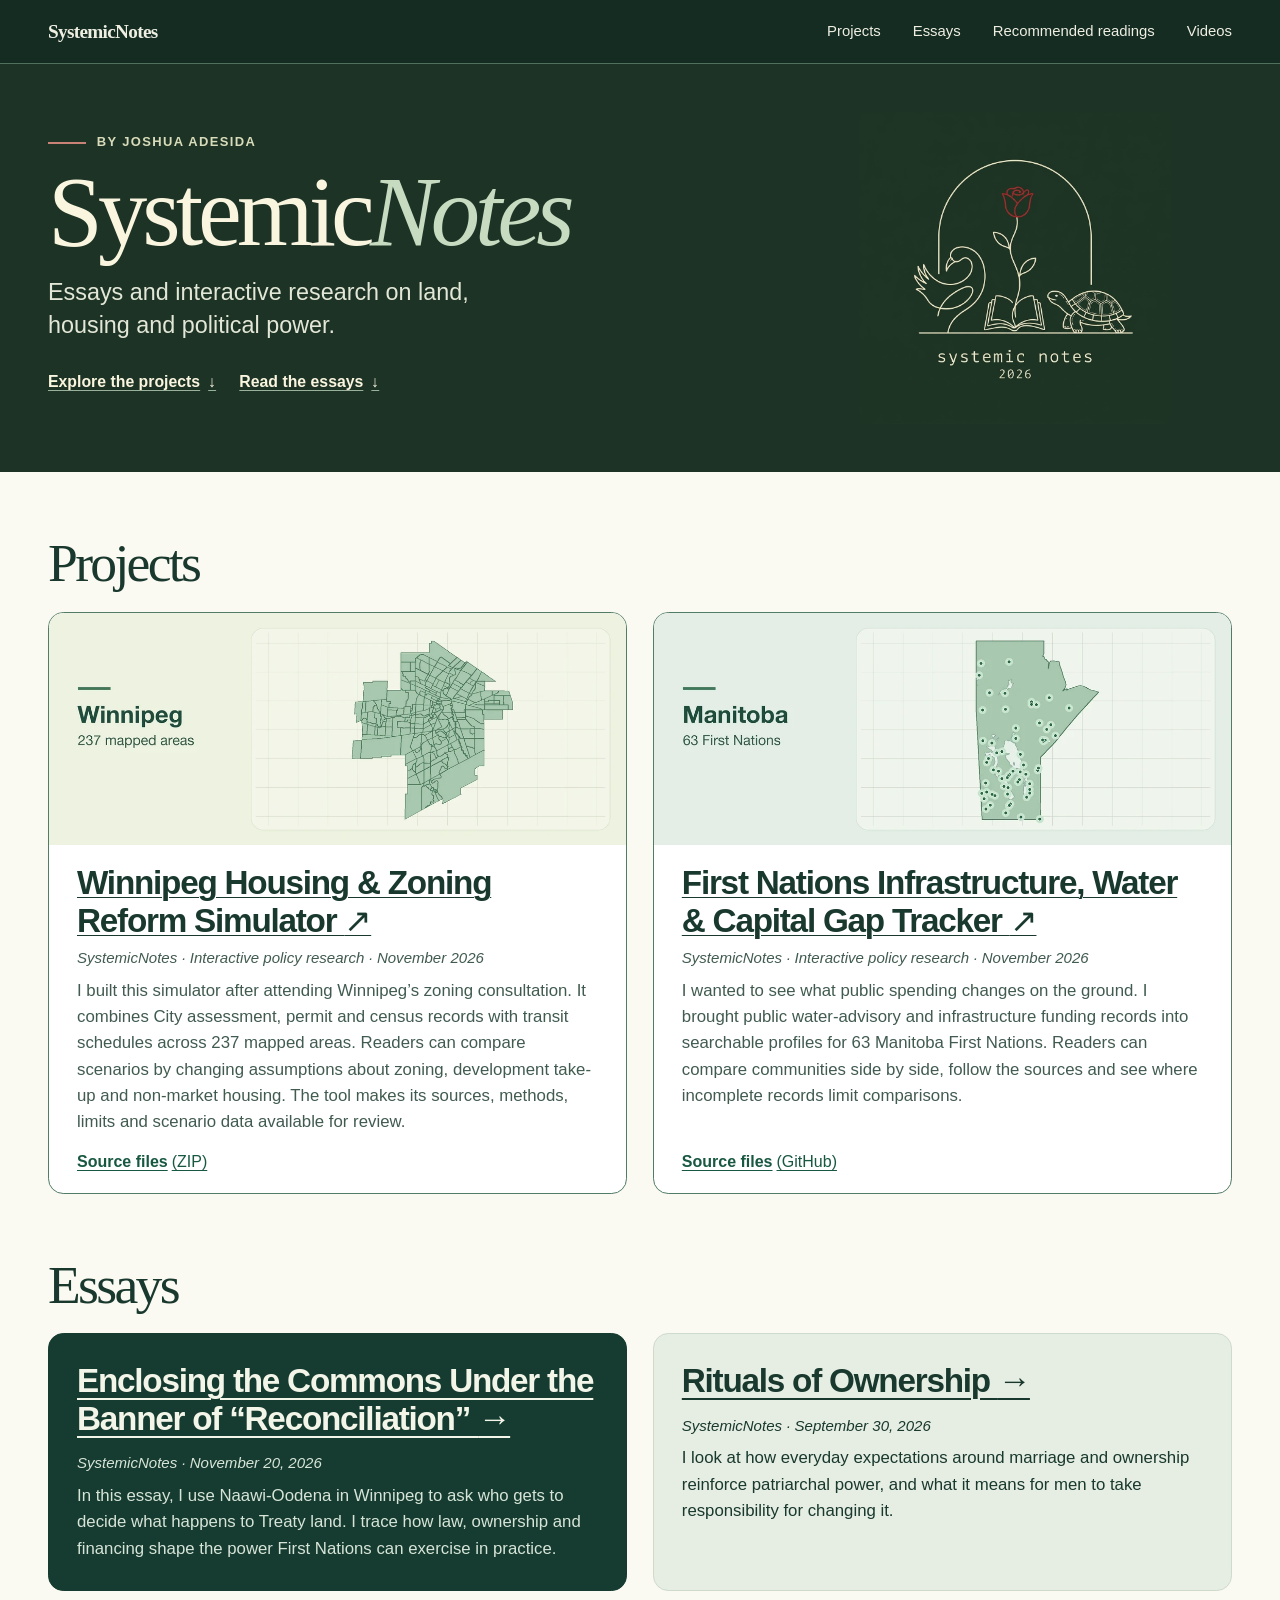
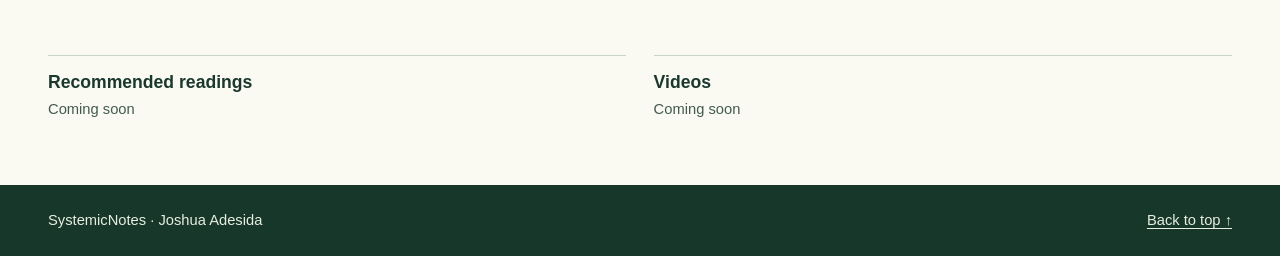
<file: index.html>
<!doctype html>
<html lang="en-CA">
<head>
  <meta charset="utf-8">
  <meta name="viewport" content="width=device-width, initial-scale=1">
  <meta name="description" content="SystemicNotes is Joshua Adesida's publication for writing and research.">
  <meta name="author" content="Joshua Adesida">
  <link rel="canonical" href="https://joshuaadesida.github.io/systemicnotes/">
  <meta property="og:type" content="website">
  <meta property="og:site_name" content="SystemicNotes">
  <meta property="og:locale" content="en_CA">
  <meta property="og:url" content="https://joshuaadesida.github.io/systemicnotes/">
  <meta property="og:title" content="SystemicNotes by Joshua Adesida">
  <meta property="og:description" content="Essays and interactive research on land, housing and political power.">
  <meta property="og:image" content="https://joshuaadesida.github.io/systemicnotes/assets/systemicnotes-logo.jpg">
  <meta property="og:image:type" content="image/jpeg">
  <meta property="og:image:width" content="1024">
  <meta property="og:image:height" content="1024">
  <meta property="og:image:alt" content="Systemic Notes 2026 emblem with a swan, a rose rising from an open book, and a turtle">
  <meta name="twitter:card" content="summary">
  <meta name="twitter:title" content="SystemicNotes by Joshua Adesida">
  <meta name="twitter:description" content="Essays and interactive research on land, housing and political power.">
  <meta name="twitter:image" content="https://joshuaadesida.github.io/systemicnotes/assets/systemicnotes-logo.jpg">
  <meta name="twitter:image:alt" content="Systemic Notes 2026 emblem with a swan, a rose rising from an open book, and a turtle">
  <title>SystemicNotes by Joshua Adesida</title>
  <script>
    // Forward links created when the tracker lived at the publication root.
    const trackerKeys = ["nation", "compare", "layer", "active", "basemap"];
    const trackerSections = ["#explore", "#evidence", "#brief", "#methods", "#compare", "#community-profile"];
    const params = new URLSearchParams(location.search);
    if (trackerSections.includes(location.hash) || trackerKeys.some((key) => params.has(key))) {
      const target = new URL("./first-nations-infrastructure-tracker/", location.href);
      for (const key of trackerKeys.slice(0, -1)) {
        if (params.has(key)) target.searchParams.set(key, params.get(key));
      }
      if (trackerSections.includes(location.hash)) target.hash = location.hash;
      location.replace(target);
    }
  </script>
  <link rel="icon" type="image/jpeg" href="./assets/systemicnotes-logo.jpg">
  <link rel="stylesheet" href="./assets/publication.css?v=2">
</head>
<body>
  <a class="skip" href="#main">Skip to main content</a>
  <header class="masthead" id="top">
    <div class="wrap masthead-inner">
      <a class="brand" href="./" aria-label="SystemicNotes home">SystemicNotes</a>
      <nav aria-label="Publication"><a href="#projects">Projects</a><a href="#essays">Essays</a><a href="#readings">Recommended readings</a><a href="#videos">Videos</a></nav>
    </div>
  </header>
  <main id="main" tabindex="-1">
    <div class="hero">
      <div class="wrap hero-inner">
        <div>
          <p class="byline">By Joshua Adesida</p>
          <h1>Systemic<em>Notes</em></h1>
          <p class="intro">Essays and interactive research on land, housing and political power.</p>
          <div class="hero-links"><a href="#projects">Explore the projects <span aria-hidden="true">↓</span></a><a href="#essays">Read the essays <span aria-hidden="true">↓</span></a></div>
        </div>
        <img class="logo" src="./assets/systemicnotes-logo.jpg" alt="Systemic Notes 2026 emblem with a swan, a rose rising from an open book, and a turtle" width="1024" height="1024" fetchpriority="high">
      </div>
    </div>
    <section class="wrap catalogue" id="projects" tabindex="-1" aria-labelledby="projects-title">
      <h2 id="projects-title">Projects</h2>
      <div class="project-grid">
        <article class="project">
          <a class="project-entry" href="./winnipeg-housing-zoning-simulator/" aria-labelledby="winnipeg-title">
            <img src="./assets/winnipeg.webp" width="1120" height="450" alt="Winnipeg’s outline divided into 237 mapped areas.">
            <h3 id="winnipeg-title">Winnipeg Housing &amp; Zoning Reform Simulator&nbsp;<span aria-hidden="true">↗</span></h3>
          </a>
          <div class="body">
            <p class="meta">SystemicNotes · Interactive policy research · November 2026</p>
            <p>I built this simulator after attending Winnipeg’s zoning consultation. It combines City assessment, permit and census records with transit schedules across 237 mapped areas. Readers can compare scenarios by changing assumptions about zoning, development take-up and non-market housing. The tool makes its sources, methods, limits and scenario data available for review.</p>
          </div>
          <a class="source" href="./winnipeg-housing-zoning-simulator/source.zip" aria-label="Download the Winnipeg simulator source files as a ZIP">Source files <span>(ZIP)</span></a>
        </article>
        <article class="project">
          <a class="project-entry" href="./first-nations-infrastructure-tracker/" aria-labelledby="tracker-title">
            <img src="./assets/first-nations.webp" width="1120" height="450" alt="Manitoba’s provincial outline and lakes with markers for 63 First Nations.">
            <h3 id="tracker-title">First Nations Infrastructure, Water &amp; Capital Gap Tracker&nbsp;<span aria-hidden="true">↗</span></h3>
          </a>
          <div class="body">
            <p class="meta">SystemicNotes · Interactive policy research · November 2026</p>
            <p>I wanted to see what public spending changes on the ground. I brought public water-advisory and infrastructure funding records into searchable profiles for 63 Manitoba First Nations. Readers can compare communities side by side, follow the sources and see where incomplete records limit comparisons.</p>
          </div>
          <a class="source" href="https://github.com/joshuaadesida/systemicnotes/tree/main/first-nations-infrastructure-tracker" aria-label="View the First Nations tracker source files on GitHub">Source files <span>(GitHub)</span></a>
        </article>
      </div>
    </section>
    <section class="wrap catalogue writing" id="essays" tabindex="-1" aria-labelledby="essays-title">
      <h2 id="essays-title">Essays</h2>
      <div class="essay-grid">
        <article class="essay featured">
          <h3><a href="./writing/enclosing-the-commons/">Enclosing the Commons Under the Banner of “Reconciliation”&nbsp;<span aria-hidden="true">→</span></a></h3>
          <p class="meta">SystemicNotes · <time datetime="2026-11-20">November 20, 2026</time></p>
          <p>In this essay, I use Naawi-Oodena in Winnipeg to ask who gets to decide what happens to Treaty land. I trace how law, ownership and financing shape the power First Nations can exercise in practice.</p>
        </article>
        <article class="essay">
          <h3><a href="./writing/rituals-of-ownership/">Rituals of Ownership&nbsp;<span aria-hidden="true">→</span></a></h3>
          <p class="meta">SystemicNotes · <time datetime="2026-09-30">September 30, 2026</time></p>
          <p>I look at how everyday expectations around marriage and ownership reinforce patriarchal power, and what it means for men to take responsibility for changing it.</p>
        </article>
      </div>
    </section>
    <div class="wrap collections">
      <section id="readings" tabindex="-1" aria-labelledby="readings-title"><h2 id="readings-title">Recommended readings</h2><p>Coming soon</p></section>
      <section id="videos" tabindex="-1" aria-labelledby="videos-title"><h2 id="videos-title">Videos</h2><p>Coming soon</p></section>
    </div>
  </main>
  <footer><div class="wrap"><p>SystemicNotes · Joshua Adesida</p><a href="#top">Back to top ↑</a></div></footer>
</body>
</html>
</file>
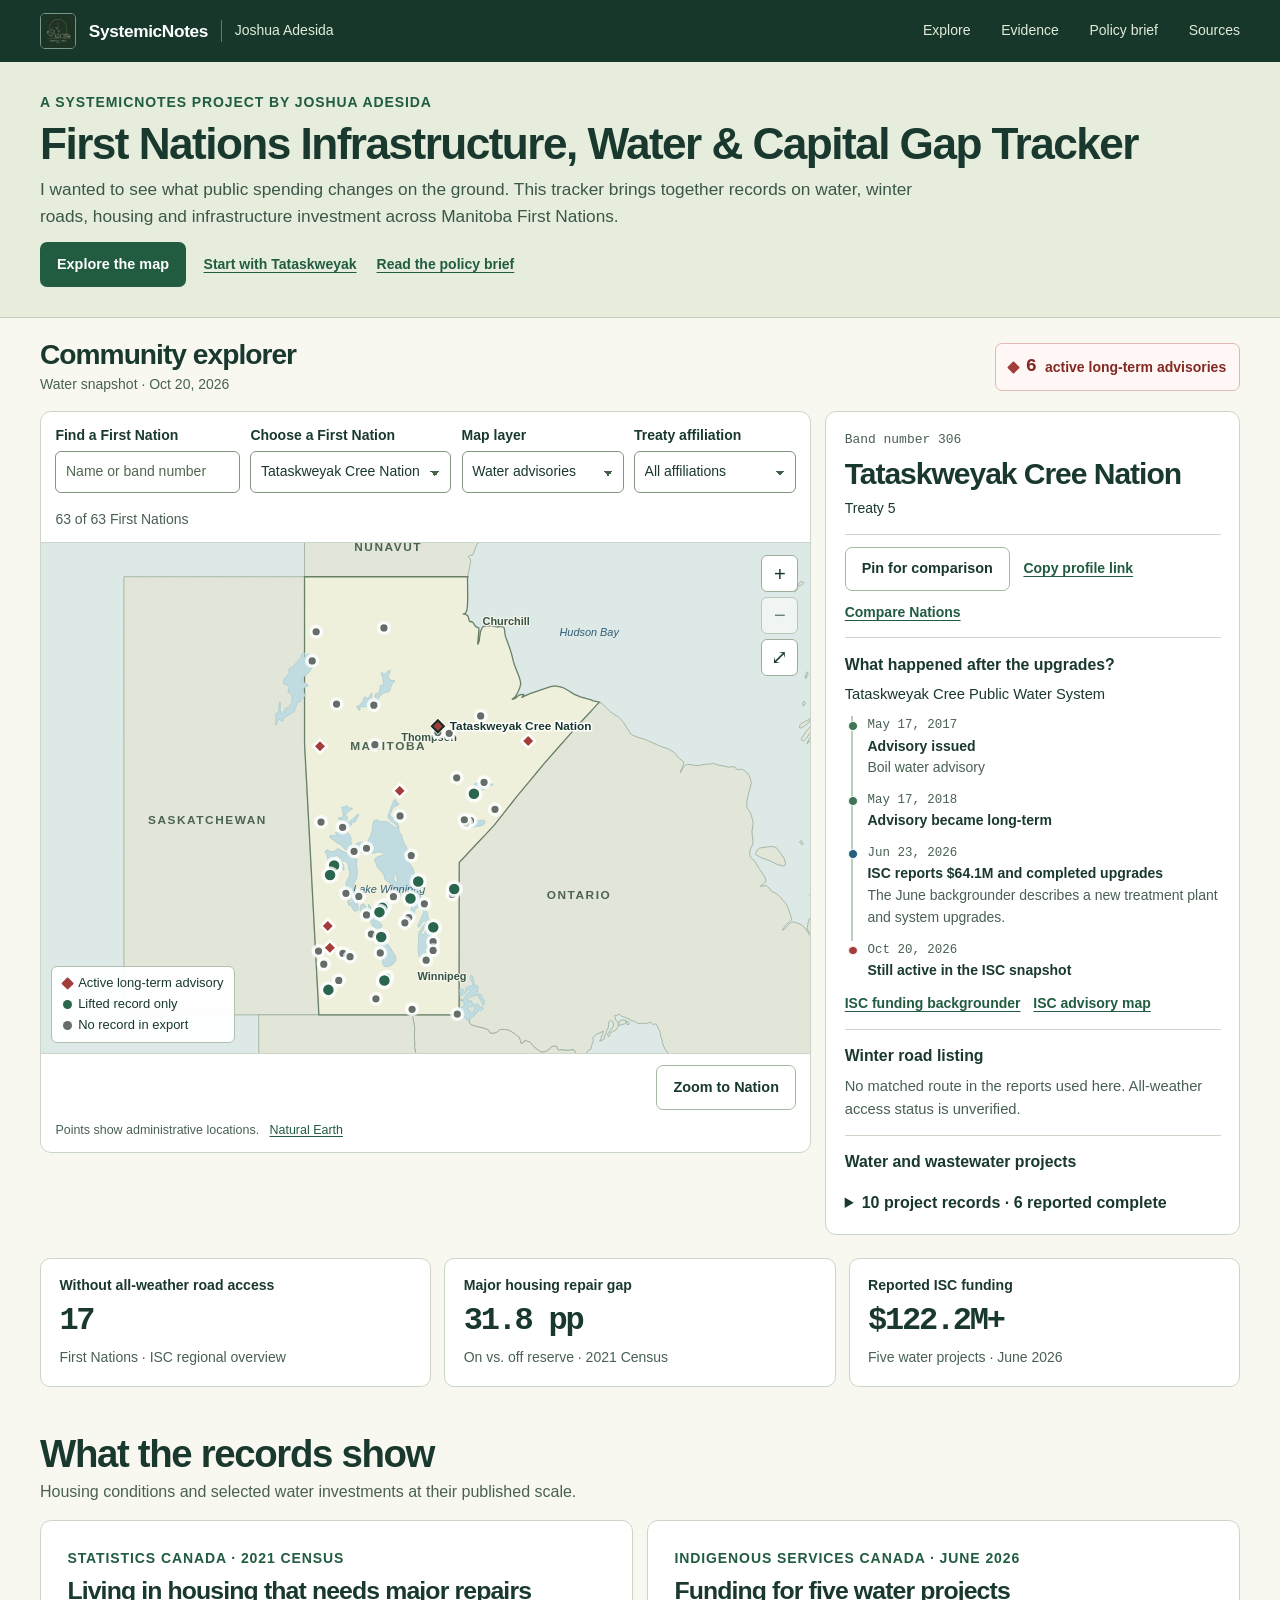
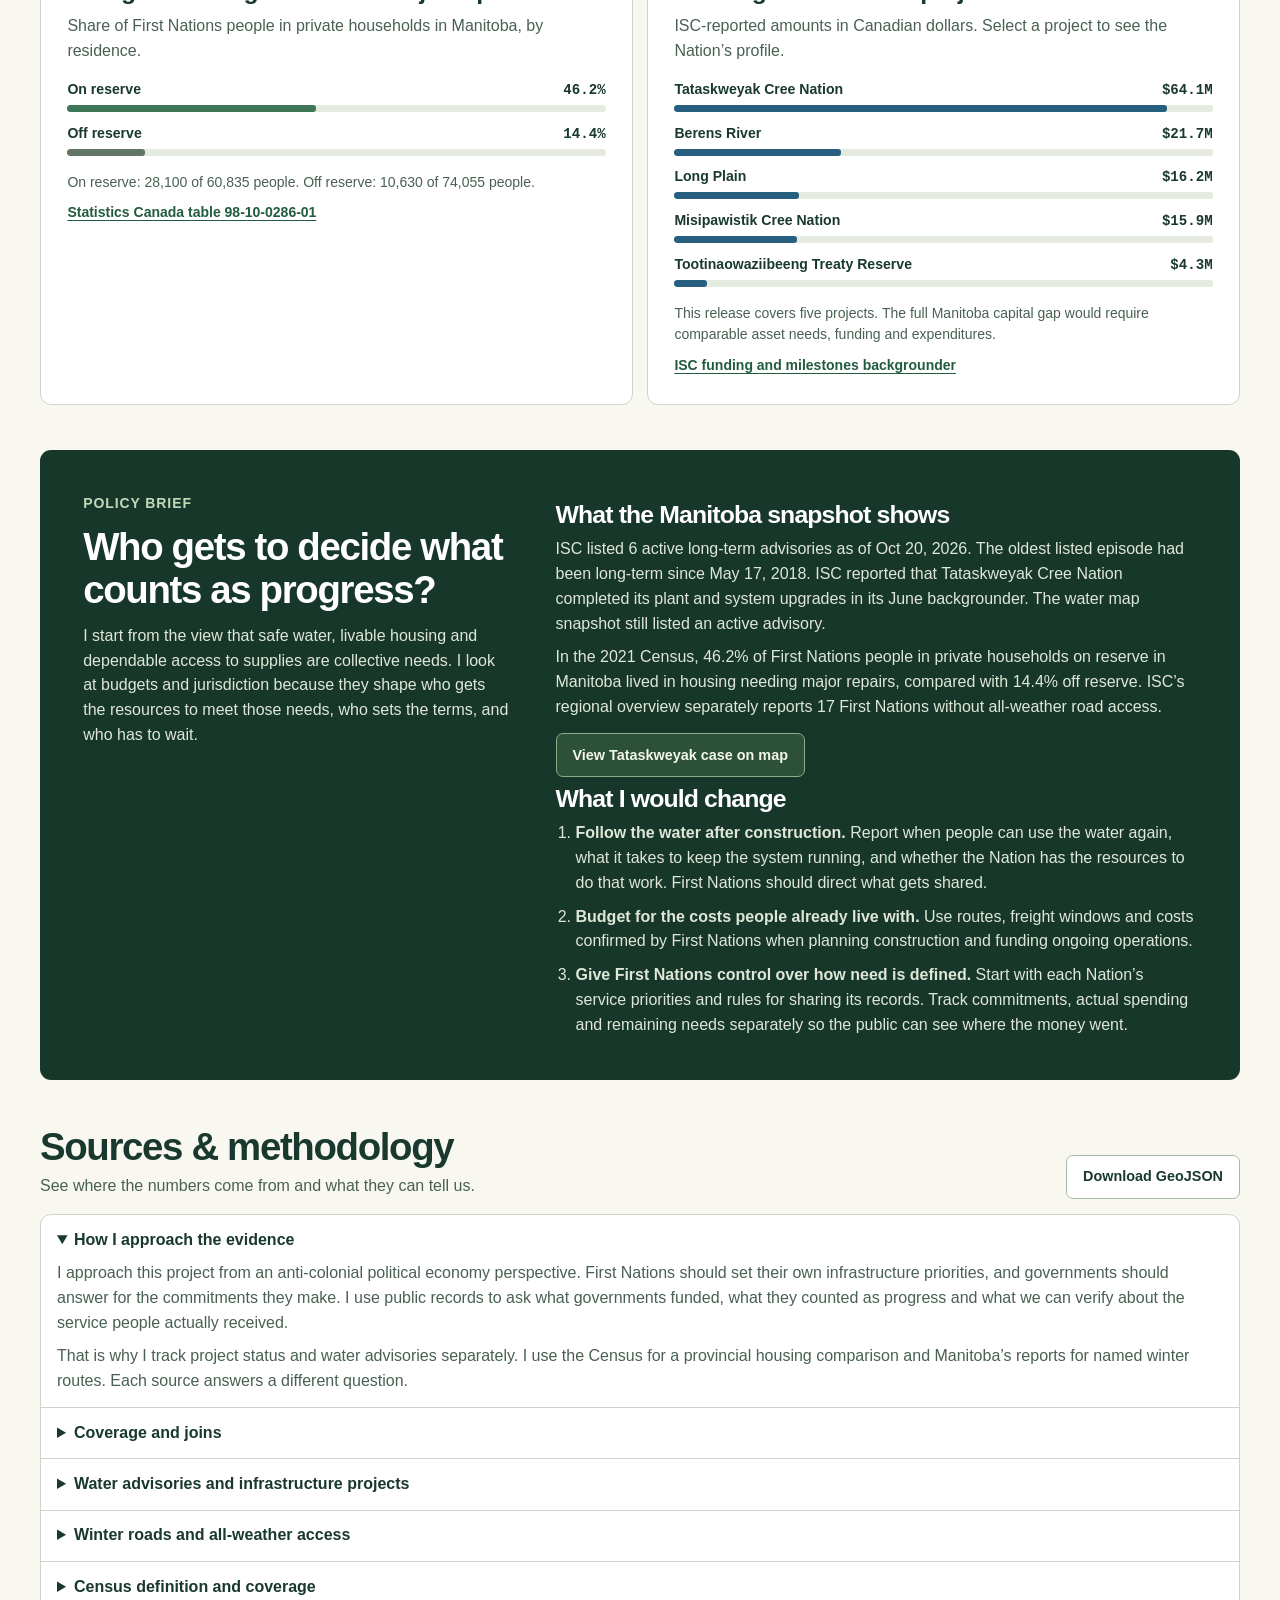
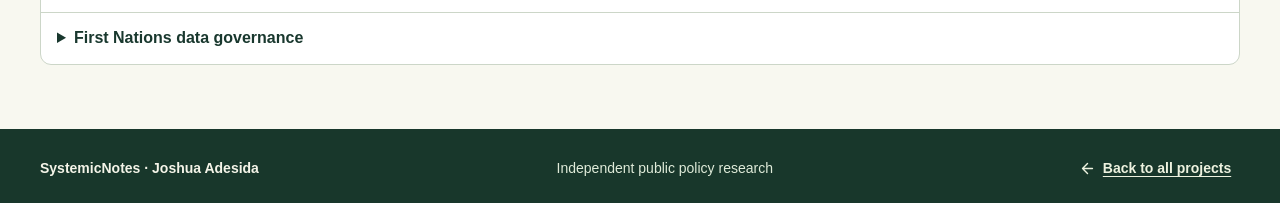
<file: first-nations-infrastructure-tracker/index.html>
<!doctype html>
<html lang="en-CA">
<head>
  <meta charset="utf-8">
  <meta name="viewport" content="width=device-width, initial-scale=1">
  <title>First Nations Infrastructure, Water &amp; Capital Gap Tracker | SystemicNotes by Joshua Adesida</title>
  <meta name="author" content="Joshua Adesida">
  <meta name="description" content="Explore Manitoba First Nations infrastructure through public records on drinking water, winter roads, housing and federal investment.">
  <link rel="icon" type="image/jpeg" href="../assets/systemicnotes-logo.jpg">
  <link rel="canonical" href="https://joshuaadesida.github.io/systemicnotes/first-nations-infrastructure-tracker/">
  <meta property="og:type" content="website">
  <meta property="og:site_name" content="SystemicNotes">
  <meta property="og:locale" content="en_CA">
  <meta property="og:url" content="https://joshuaadesida.github.io/systemicnotes/first-nations-infrastructure-tracker/">
  <meta property="og:title" content="First Nations Infrastructure, Water &amp; Capital Gap Tracker">
  <meta property="og:description" content="I brought public water-advisory and infrastructure funding records into searchable profiles for 63 Manitoba First Nations.">
  <meta property="og:image" content="https://joshuaadesida.github.io/systemicnotes/assets/first-nations-social.jpg">
  <meta property="og:image:type" content="image/jpeg">
  <meta property="og:image:width" content="1200">
  <meta property="og:image:height" content="630">
  <meta property="og:image:alt" content="Manitoba’s provincial outline and lakes with markers for 63 First Nations.">
  <meta name="twitter:card" content="summary_large_image">
  <meta name="twitter:title" content="First Nations Infrastructure, Water &amp; Capital Gap Tracker">
  <meta name="twitter:description" content="I brought public water-advisory and infrastructure funding records into searchable profiles for 63 Manitoba First Nations.">
  <meta name="twitter:image" content="https://joshuaadesida.github.io/systemicnotes/assets/first-nations-social.jpg">
  <meta name="twitter:image:alt" content="Manitoba’s provincial outline and lakes with markers for 63 First Nations.">
  <link rel="stylesheet" href="styles.css?v=2">
  <script defer src="snapshot.js"></script>
  <script defer src="tracker.js"></script>
</head>
<body>
  <a class="skip" href="#main">Skip to main content</a>
  <header class="masthead">
    <div class="wrap masthead-content">
      <a class="brand" href="https://joshuaadesida.github.io/systemicnotes/" aria-label="SystemicNotes home by Joshua Adesida"><img class="brand-icon" src="../assets/systemicnotes-logo.jpg" alt="" width="36" height="36"> <span class="wordmark">SystemicNotes</span><span class="masthead-author">Joshua Adesida</span></a>
      <nav aria-label="Main navigation">
        <a href="#explore">Explore</a><a href="#evidence">Evidence</a><a href="#brief">Policy brief</a><a href="#methods">Sources</a>
      </nav>
    </div>
  </header>

  <main id="main" tabindex="-1">
    <section class="hero">
      <div class="wrap hero-content">
        <div>
          <p class="eyebrow">A SystemicNotes project by Joshua Adesida</p>
          <h1>First Nations Infrastructure, Water &amp; Capital Gap Tracker</h1>
          <p class="hero-copy">I wanted to see what public spending changes on the ground. This tracker brings together records on water, winter roads, housing and infrastructure investment across Manitoba First Nations.</p>
          <nav class="hero-actions" aria-label="Start exploring the tracker">
            <a class="button primary" href="#explore">Explore the map</a>
            <a class="hero-link" href="?nation=306&amp;layer=water#community-profile">Start with Tataskweyak</a>
            <a class="hero-link" href="#brief">Read the policy brief</a>
          </nav>
        </div>
      </div>
    </section>

    <div class="wrap body-content">
      <section id="explore" class="section explorer" tabindex="-1" aria-labelledby="explore-heading">
        <div class="section-heading explorer-heading">
          <div><h2 id="explore-heading" tabindex="-1">Community explorer</h2><p id="map-date">Water snapshot</p></div>
          <button class="advisory-filter" id="filter-active" type="button" aria-pressed="false" aria-controls="active-list map">
            <span class="advisory-diamond" aria-hidden="true"></span><strong id="metric-active">—</strong><span>active long-term advisories</span>
          </button>
        </div>
        <div class="workspace">
          <div class="map-panel panel">
            <div class="map-controls">
              <label for="query">Find a First Nation
                <input id="query" type="search" placeholder="Name or band number" autocomplete="off">
              </label>
              <label for="nation">Choose a First Nation
                <select id="nation"><option value="">Select a First Nation</option></select>
              </label>
              <label for="layer">Map layer
                <select id="layer"><option value="water">Water advisories</option><option value="roads">Winter routes</option><option value="funding">Project funding</option></select>
              </label>
              <label for="treaty">Treaty affiliation
                <select id="treaty"><option value="">All affiliations</option></select>
              </label>
            </div>
            <div class="map-toolbar">
              <label class="filter" id="layer-filter" hidden><input id="matches-only" type="checkbox"> <span id="filter-label">Active advisory only</span></label>
              <span id="result-count" role="status">Loading records</span>
              <button class="link-button" id="clear-filters" type="button" hidden>Clear filters</button>
            </div>
            <div id="map-window" class="map-window">
              <svg id="map" viewBox="0 0 760 560" aria-labelledby="map-title">
                <title id="map-title">Selectable map of Manitoba First Nations</title>
                <g id="map-viewport"><g id="map-base" aria-hidden="true"></g><g id="map-context" aria-hidden="true"></g><g id="map-points"></g><g id="map-label" aria-hidden="true"></g></g>
              </svg>
              <div class="map-zoom" aria-label="Map controls">
                <button id="zoom-in" type="button" aria-label="Zoom in" title="Zoom in">+</button>
                <button id="zoom-out" type="button" aria-label="Zoom out" title="Zoom out">−</button>
                <button id="zoom-reset" type="button" aria-label="Reset map view" title="Reset map view">⤢</button>
              </div>
              <div class="map-legend" id="legend" aria-label="Map legend"></div>
              <div class="map-tip" id="map-tip" hidden></div>
              <p class="map-empty" id="map-empty" hidden>No First Nations match these filters.</p>
            </div>
            <div class="map-footer"><button type="button" class="button secondary" id="zoom-nation" disabled>Zoom to Nation</button></div>
            <p class="map-credit"><span>Points show administrative locations.</span> <a id="vector-credit" data-source="basemap">Natural Earth</a></p>
          </div>

          <aside class="explorer-side" aria-label="Community records">
            <section class="panel active-list" id="active-list" aria-labelledby="active-list-heading" hidden>
              <h3 id="active-list-heading" tabindex="-1">Active advisories</h3>
              <div id="active-results" class="active-results"></div>
            </section>
            <section id="community-profile" class="profile panel" tabindex="-1" aria-label="First Nation profile">
              <div id="profile" aria-live="polite"><p class="muted">Loading community records…</p></div>
              <div class="profile-tools" id="profile-tools">
                <button class="button secondary" id="pin-nation" type="button" aria-pressed="false" hidden>Pin for comparison</button>
                <button class="link-button" id="share-profile" type="button" hidden>Copy profile link</button>
                <button class="link-button" id="open-compare" type="button" aria-controls="compare">Compare Nations</button>
              </div>
              <noscript><p>Enable JavaScript to browse the map and community profiles.</p></noscript>
            </section>
          </aside>
        </div>
      </section>

      <section id="compare" class="section" aria-labelledby="compare-heading" hidden>
        <div class="section-heading comparison-heading">
          <div><h2 id="compare-heading" tabindex="-1">Compare First Nations</h2><p>Compare records from the same snapshot side by side.</p></div>
          <button class="button secondary" id="share-compare" type="button" disabled>Copy comparison link</button>
        </div>
        <div class="compare-grid">
          <article class="panel compare-card">
            <label for="compare-first">First Nation <select id="compare-first"></select></label>
            <div id="compare-first-body"></div>
          </article>
          <article class="panel compare-card">
            <label for="compare-second">Second Nation <select id="compare-second"></select></label>
            <div id="compare-second-body"></div>
          </article>
        </div>
      </section>

      <section class="metrics" aria-label="Additional Manitoba indicators">
        <article class="metric"><p>Without all-weather road access</p><strong id="metric-roads">—</strong><small>First Nations · ISC regional overview</small></article>
        <article class="metric"><p>Major housing repair gap</p><strong id="metric-housing">—</strong><small>On vs. off reserve · 2021 Census</small></article>
        <article class="metric"><p>Reported ISC funding</p><strong id="metric-funding">—</strong><small>Five water projects · June 2026</small></article>
      </section>

      <section id="evidence" class="section" aria-labelledby="evidence-heading">
        <div class="section-heading"><div><h2 id="evidence-heading">What the records show</h2><p>Housing conditions and selected water investments at their published scale.</p></div></div>
        <div class="analysis-grid">
          <article class="panel analysis">
            <p class="eyebrow">Statistics Canada · 2021 Census</p>
            <h3>Living in housing that needs major repairs</h3>
            <p>Share of First Nations people in private households in Manitoba, by residence.</p>
            <div id="housing-chart" class="chart" aria-label="Housing repair needs by residence"></div>
            <p class="footnote" id="housing-note">Counts come from the 2021 Census long-form sample.</p>
            <a class="source-link" data-source="housing">Statistics Canada table 98-10-0286-01</a>
          </article>
          <article class="panel analysis">
            <p class="eyebrow">Indigenous Services Canada · June 2026</p>
            <h3>Funding for five water projects</h3>
            <p>ISC-reported amounts in Canadian dollars. Select a project to see the Nation’s profile.</p>
            <div id="funding-chart" class="chart" aria-label="Reported funding for five water projects"></div>
            <p class="footnote">This release covers five projects. The full Manitoba capital gap would require comparable asset needs, funding and expenditures.</p>
            <a class="source-link" data-source="funding">ISC funding and milestones backgrounder</a>
          </article>
        </div>
      </section>

      <section id="brief" class="section brief" tabindex="-1" aria-labelledby="brief-heading">
        <div class="brief-summary">
          <p class="eyebrow">Policy brief</p>
          <h2 id="brief-heading">Who gets to decide what counts as progress?</h2>
          <p>I start from the view that safe water, livable housing and dependable access to supplies are collective needs. I look at budgets and jurisdiction because they shape who gets the resources to meet those needs, who sets the terms, and who has to wait.</p>
        </div>
        <div class="brief-body">
          <h3>What the Manitoba snapshot shows</h3>
          <p id="brief-water">The federal water tracker records advisory and project milestones independently.</p>
          <p id="brief-findings">Housing conditions and winter-road access add context for infrastructure planning.</p>
          <button class="button case-link" id="show-case" type="button">View Tataskweyak case on map</button>
          <h3>What I would change</h3>
          <ol>
            <li><strong>Follow the water after construction.</strong> Report when people can use the water again, what it takes to keep the system running, and whether the Nation has the resources to do that work. First Nations should direct what gets shared.</li>
            <li><strong>Budget for the costs people already live with.</strong> Use routes, freight windows and costs confirmed by First Nations when planning construction and funding ongoing operations.</li>
            <li><strong>Give First Nations control over how need is defined.</strong> Start with each Nation’s service priorities and rules for sharing its records. Track commitments, actual spending and remaining needs separately so the public can see where the money went.</li>
          </ol>
        </div>
      </section>

      <section id="methods" class="section" aria-labelledby="methods-heading">
        <div class="section-heading"><div><h2 id="methods-heading">Sources &amp; methodology</h2><p>See where the numbers come from and what they can tell us.</p></div><a class="button secondary" href="first-nations.geojson" download>Download GeoJSON</a></div>
        <div class="panel method-list">
          <details open><summary>How I approach the evidence</summary>
            <p>I approach this project from an anti-colonial political economy perspective. First Nations should set their own infrastructure priorities, and governments should answer for the commitments they make. I use public records to ask what governments funded, what they counted as progress and what we can verify about the service people actually received.</p>
            <p>That is why I track project status and water advisories separately. I use the Census for a provincial housing comparison and Manitoba’s reports for named winter routes. Each source answers a different question.</p>
          </details>
          <details><summary>Coverage and joins</summary>
            <p>ISC band numbers link the Manitoba region records to the official First Nations Location points and the reviewed treaty and winter-road lookups. The points represent administrative locations and sometimes approximate locations. Treaty affiliations follow ISC’s text description of signatories, including Treaty 5 adhesions.</p>
            <p><a data-source="locations">First Nations Location</a> · <a data-source="treaties">First Nations and Treaty Areas in Manitoba</a> · <a data-source="basemap">Natural Earth basemap</a></p>
          </details>
          <details><summary>Water advisories and infrastructure projects</summary>
            <p>ISC’s map covers long-term advisories on federally supported public systems on reserve. Advisory counts refer to systems and episodes in the dated export. Other systems, private wells and short-term advisories fall outside that coverage. Current local notices govern water use.</p>
            <p>Project stages come from the same ISC export. Published amounts in that export carry multi-community funding notes and cannot be allocated to individual Nations from those records. The funding chart uses a separate ISC release with five named project amounts. A capital gap estimate requires compatible asset-condition, replacement-cost and spending data.</p>
            <p><a data-source="water">ISC water and project map</a> · <a data-source="active">ISC active advisory page</a> · <a data-source="funding">Five Manitoba water projects</a></p>
          </details>
          <details><summary>Winter roads and all-weather access</summary>
            <p>The winter-road layer identifies 18 First Nations linked to place names in Manitoba’s published northern and southern road reports. A route listing describes a seasonal route or crossing. A route can appear alongside other road access. ISC reports 17 Manitoba First Nations without all-weather road access in its regional overview. That provincial figure uses ISC’s classification.</p>
            <p><a data-source="roads">Manitoba winter-road reports</a> · <a data-source="regional">ISC Manitoba regional overview</a></p>
          </details>
          <details><summary>Census definition and coverage</summary>
            <p>The housing measure uses the 2021 Census long-form table for people with a single First Nations identity in private households in Manitoba, across registration statuses and ages. The rate divides people in dwellings needing major repairs by people in the matching residence group. The gap is the difference in percentage points before rounding.</p>
            <p>Estimates use rounded Census counts and omit incompletely enumerated reserves and settlements. A census subdivision and a Nation are different units. Community-level housing comparisons require a reviewed geographic crosswalk and compatible denominators.</p>
            <p><a data-source="housing">Dwelling condition table</a> · <a data-source="censusCoverage">Census enumeration and coverage</a></p>
          </details>
          <details><summary>First Nations data governance</summary>
            <p>For me, data governance starts with who has the power to decide how information is collected, used and shared. The First Nations principles of OCAP® describe ownership, control, access and possession. CARE emphasizes collective benefit, authority to control, responsibility and ethics. This project uses published government records. Nation approval and OCAP® adherence require their own process.</p>
            <p>I would seek Nation-led terms for access, review, correction and stewardship before using community-held records or publishing more detailed assessments.</p>
            <p><a data-source="ocap">First Nations Information Governance Centre</a> · <a data-source="care">Global Indigenous Data Alliance</a></p>
          </details>
        </div>
      </section>
    </div>
  </main>
  <div class="share-message panel" id="share-message" hidden>
    <p id="share-status" role="status"></p>
    <label id="share-fallback" for="share-url" hidden>Share link <input id="share-url" type="url" readonly></label>
    <button class="link-button" id="dismiss-share" type="button">Dismiss</button>
  </div>
  <footer class="site-footer"><div class="wrap">
    <span>SystemicNotes · Joshua Adesida</span>
    <span>Independent public policy research</span>
    <a class="footer-back" href="https://joshuaadesida.github.io/systemicnotes/#projects"><svg width="17" height="17" viewBox="0 0 24 24" fill="none" stroke="currentColor" stroke-width="2" stroke-linecap="round" stroke-linejoin="round" aria-hidden="true"><path d="M19 12H5m7-7-7 7 7 7"/></svg>Back to all projects</a>
  </div></footer>
</body>
</html>
</file>
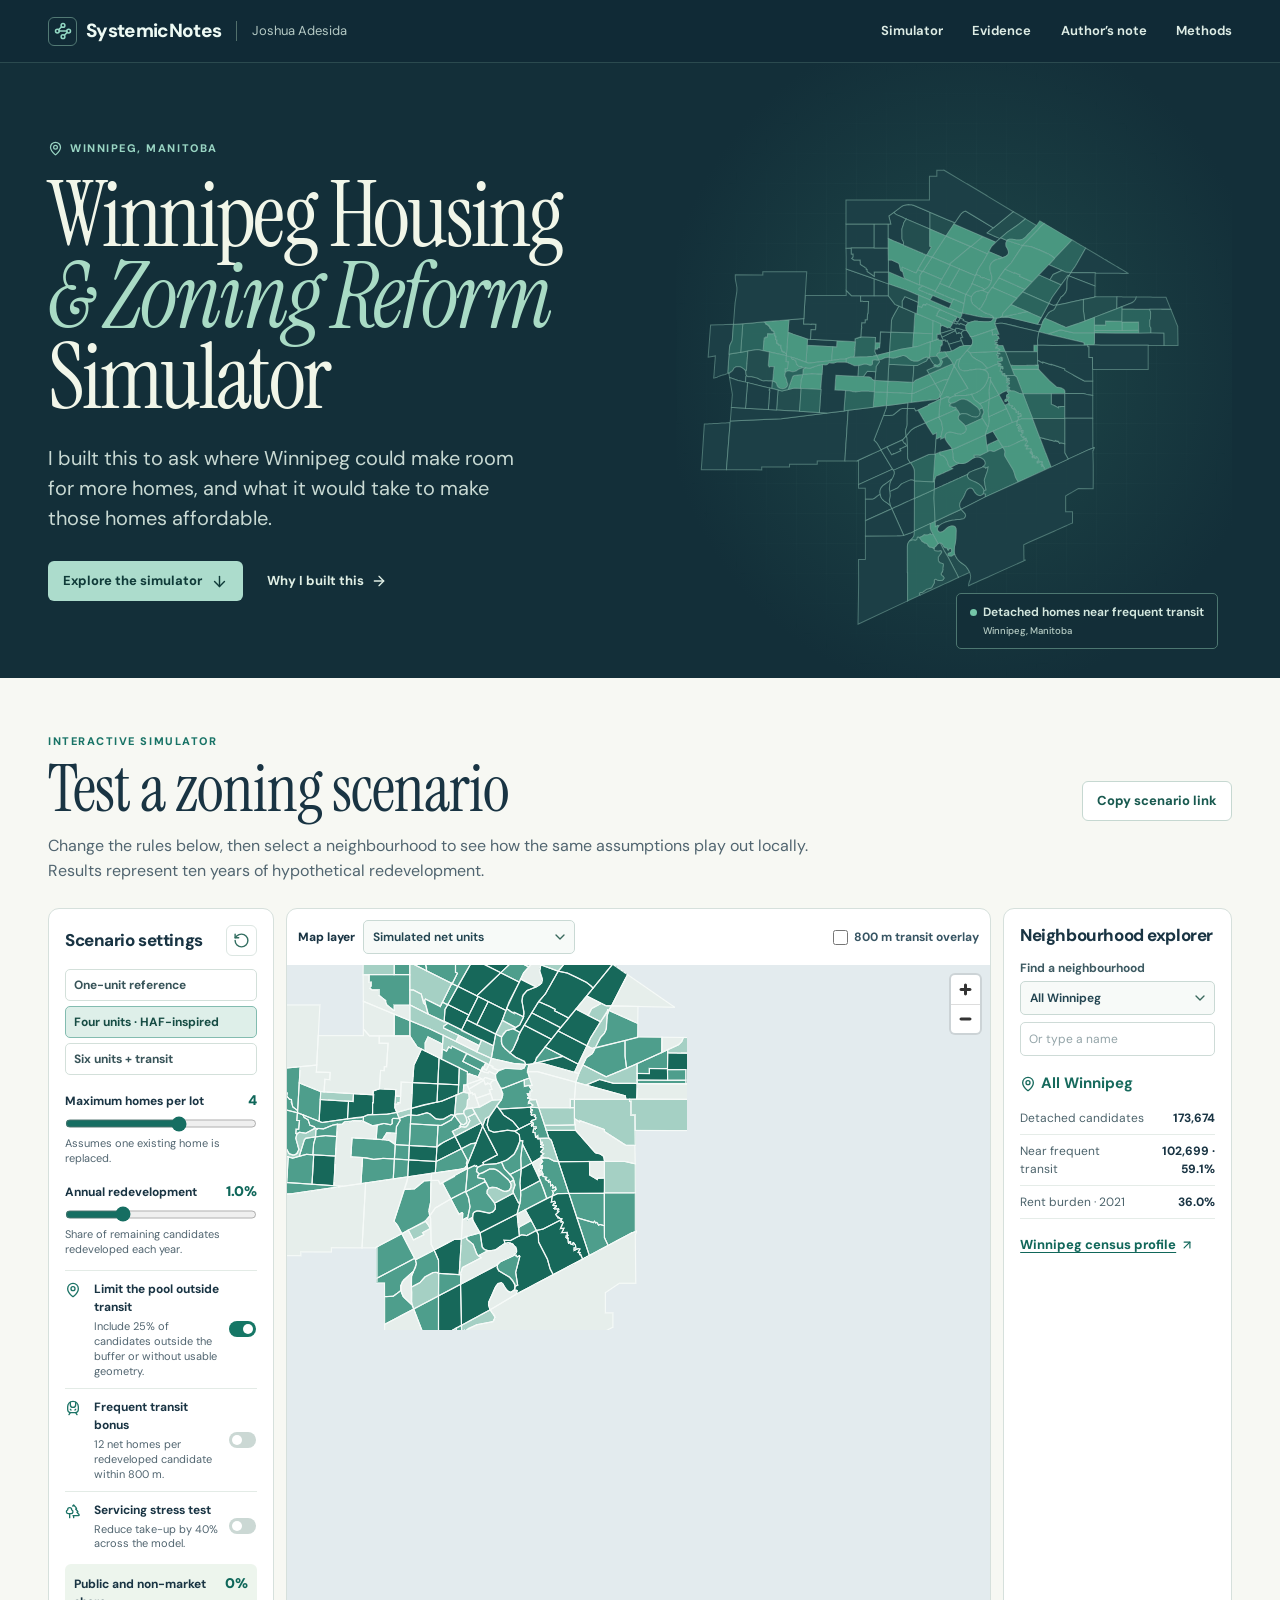
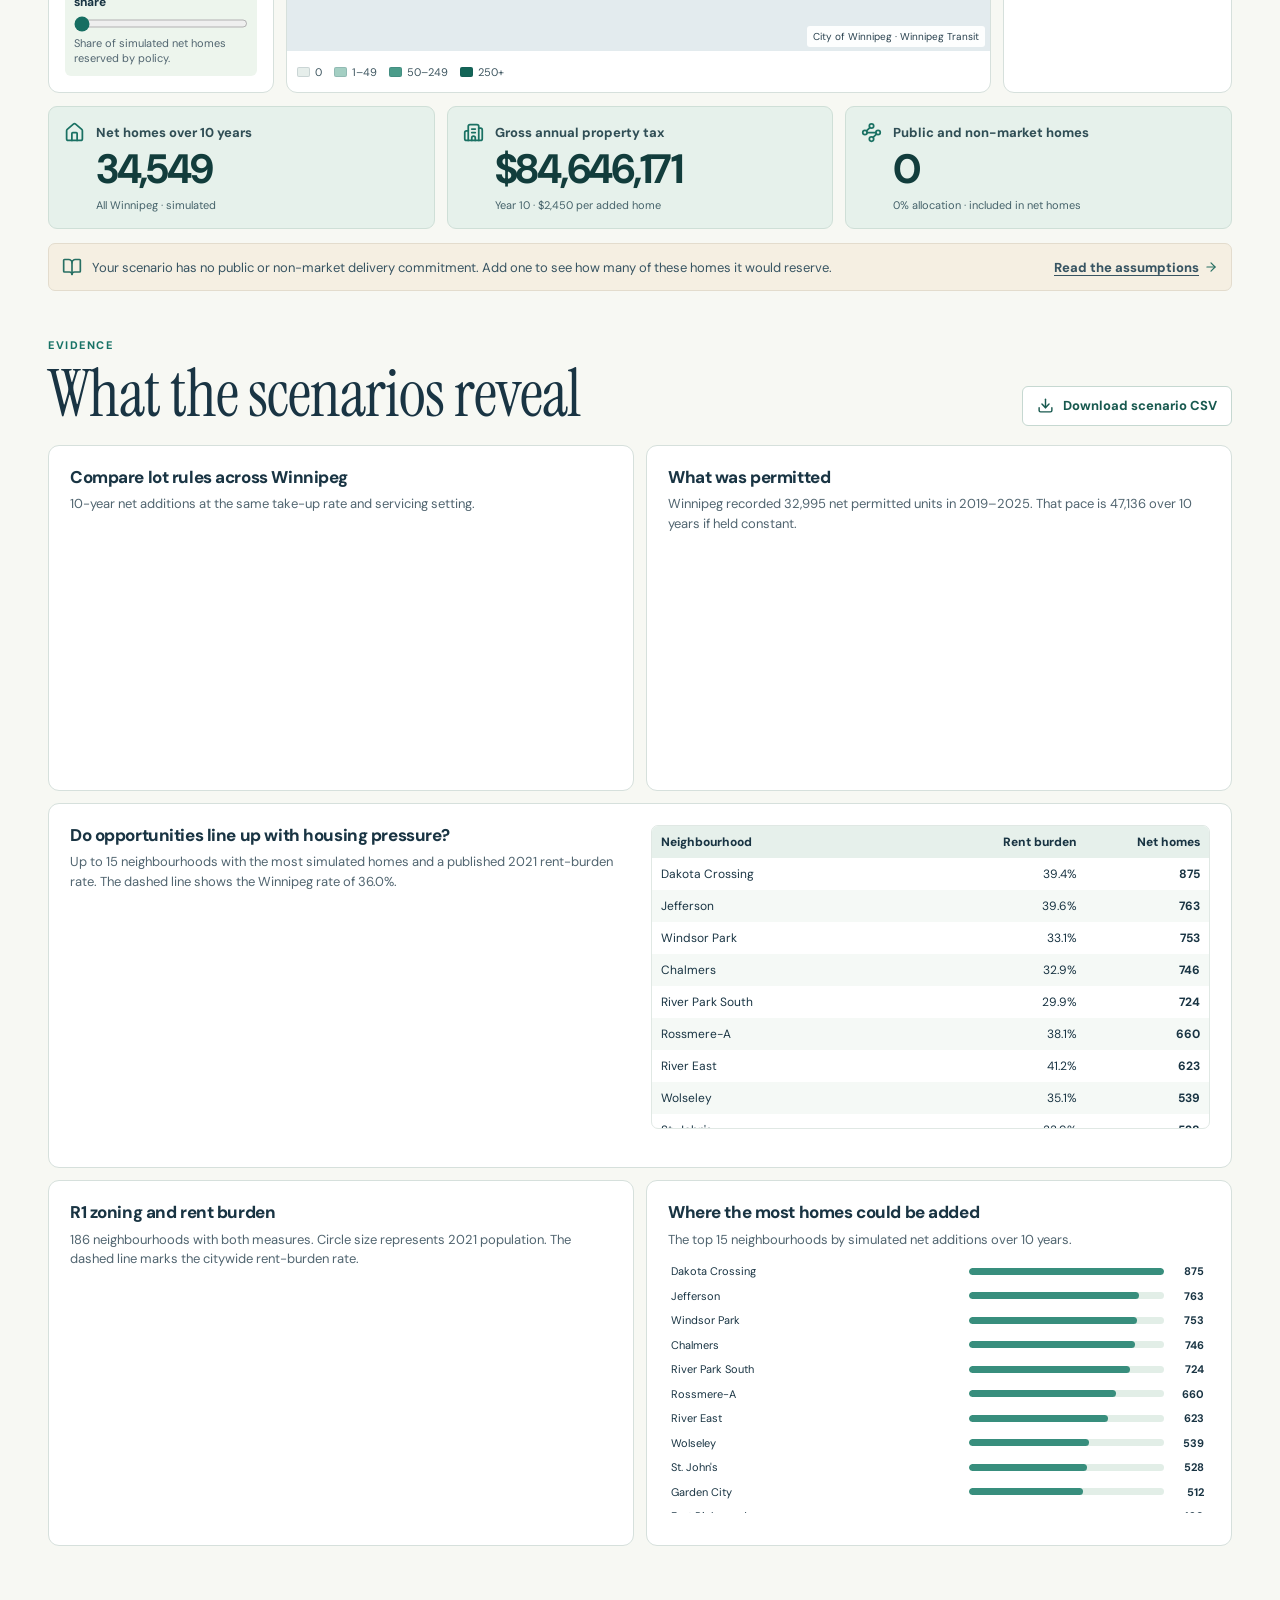
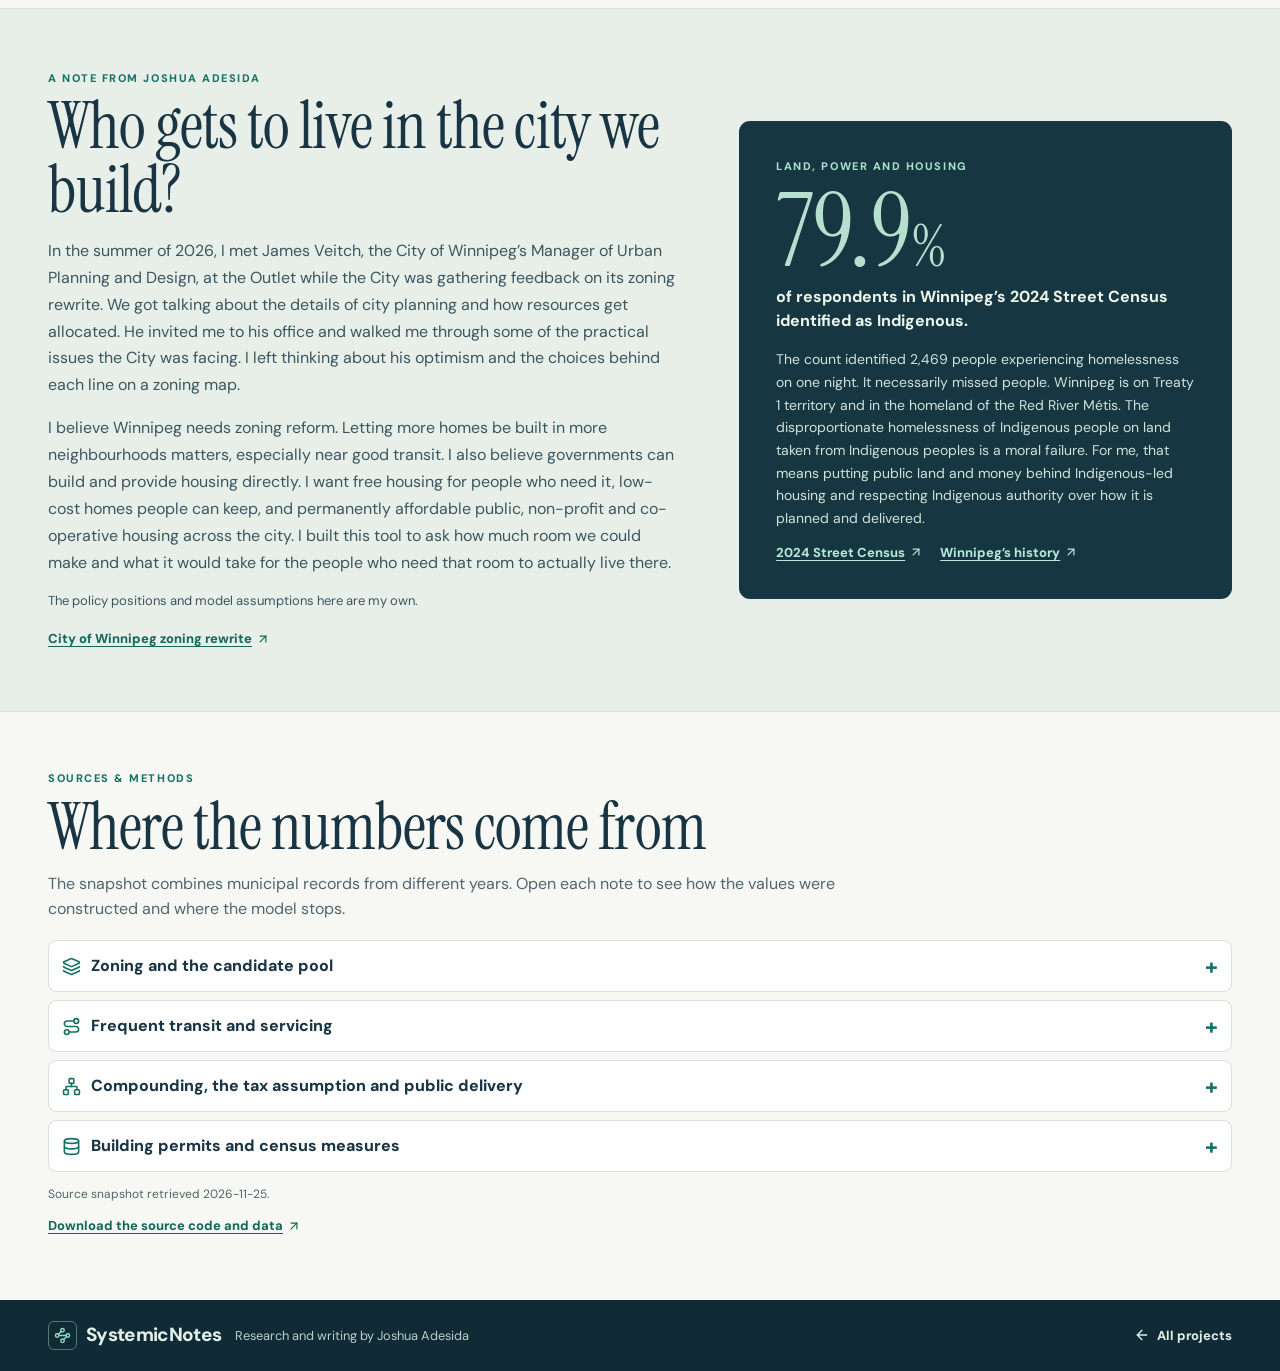
<file: winnipeg-housing-zoning-simulator/index.html>
<!doctype html>
<html lang="en-CA">
  <head>
    <meta charset="UTF-8">
    <meta name="viewport" content="width=device-width, initial-scale=1">
    <meta name="author" content="Joshua Adesida">
    <meta name="description" content="An interactive SystemicNotes project about Winnipeg's zoning reform, the limits of a supply scenario, and the case for public housing.">
    <link rel="icon" type="image/jpeg" href="../assets/systemicnotes-logo.jpg">
    <link rel="canonical" href="https://joshuaadesida.github.io/systemicnotes/winnipeg-housing-zoning-simulator/">
    <meta property="og:type" content="website">
    <meta property="og:site_name" content="SystemicNotes">
    <meta property="og:locale" content="en_CA">
    <meta property="og:url" content="https://joshuaadesida.github.io/systemicnotes/winnipeg-housing-zoning-simulator/">
    <meta property="og:title" content="Winnipeg Housing &amp; Zoning Reform Simulator">
    <meta property="og:description" content="Readers can compare scenarios by changing assumptions about zoning, development take-up and non-market housing.">
    <meta property="og:image" content="https://joshuaadesida.github.io/systemicnotes/assets/winnipeg-social.jpg">
    <meta property="og:image:type" content="image/jpeg">
    <meta property="og:image:width" content="1200">
    <meta property="og:image:height" content="630">
    <meta property="og:image:alt" content="Winnipeg’s outline divided into 237 mapped areas.">
    <meta name="twitter:card" content="summary_large_image">
    <meta name="twitter:title" content="Winnipeg Housing &amp; Zoning Reform Simulator">
    <meta name="twitter:description" content="Readers can compare scenarios by changing assumptions about zoning, development take-up and non-market housing.">
    <meta name="twitter:image" content="https://joshuaadesida.github.io/systemicnotes/assets/winnipeg-social.jpg">
    <meta name="twitter:image:alt" content="Winnipeg’s outline divided into 237 mapped areas.">
    <title>Winnipeg Housing &amp; Zoning Reform Simulator | SystemicNotes</title>
    <script type="module" crossorigin src="./index-D3vaGl5Q.js"></script>
    <link rel="stylesheet" crossorigin href="./index-C0Kh2QFr.css">
  </head>
  <body>
    <div id="root"></div>
    <noscript>Enable JavaScript to use the zoning simulator.</noscript>
  </body>
</html>
</file>
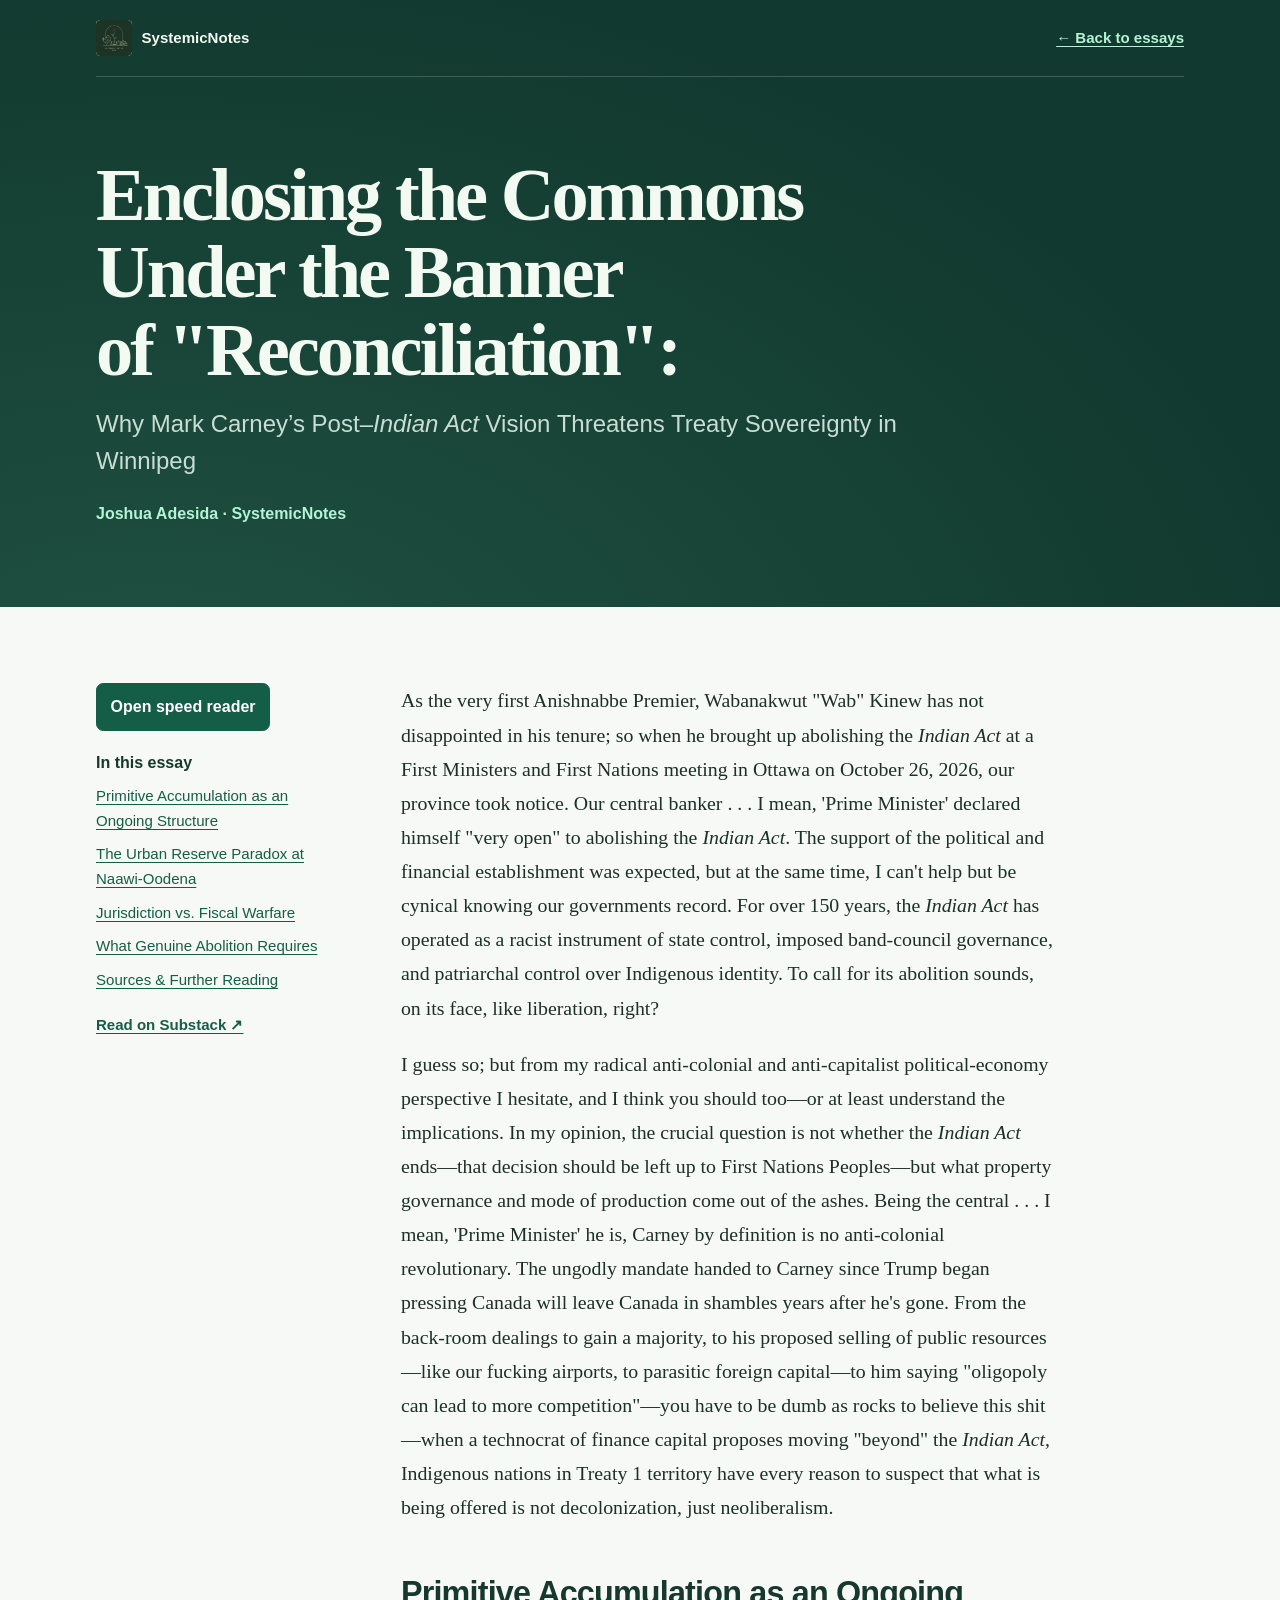
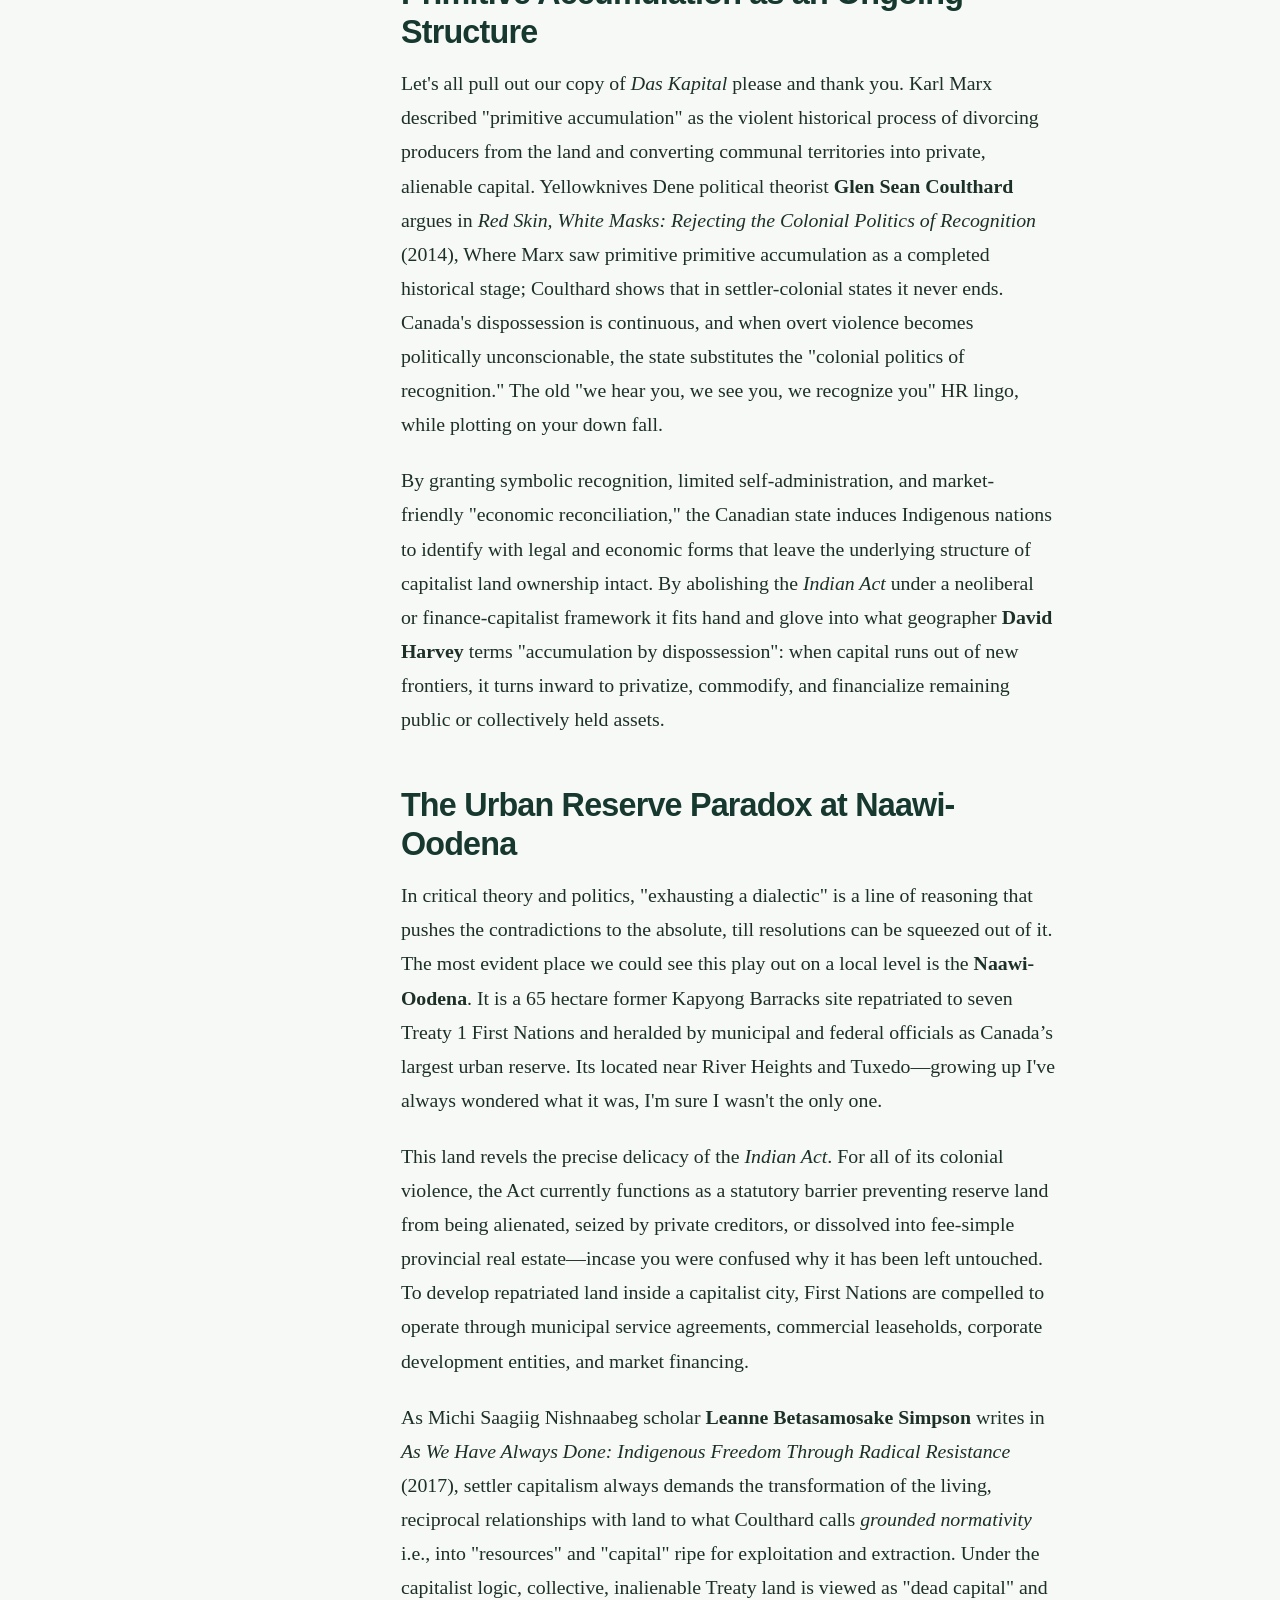
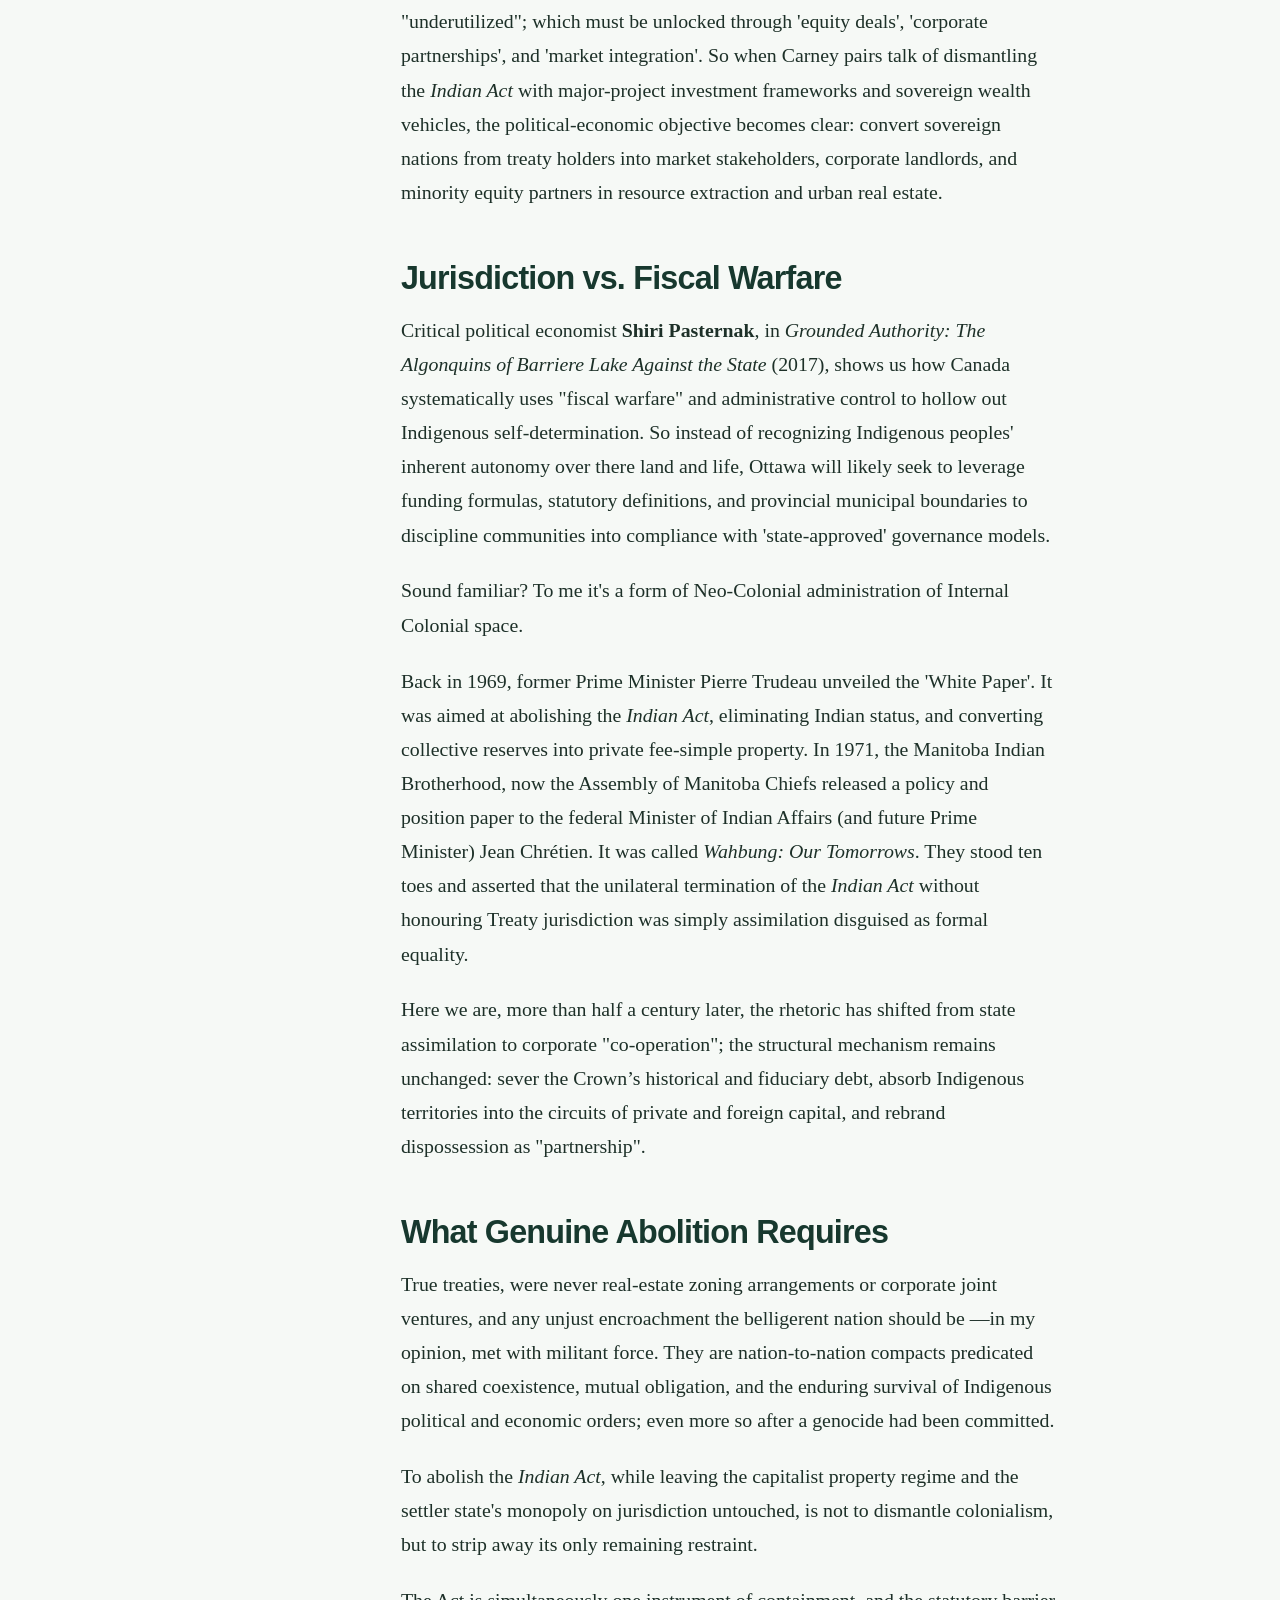
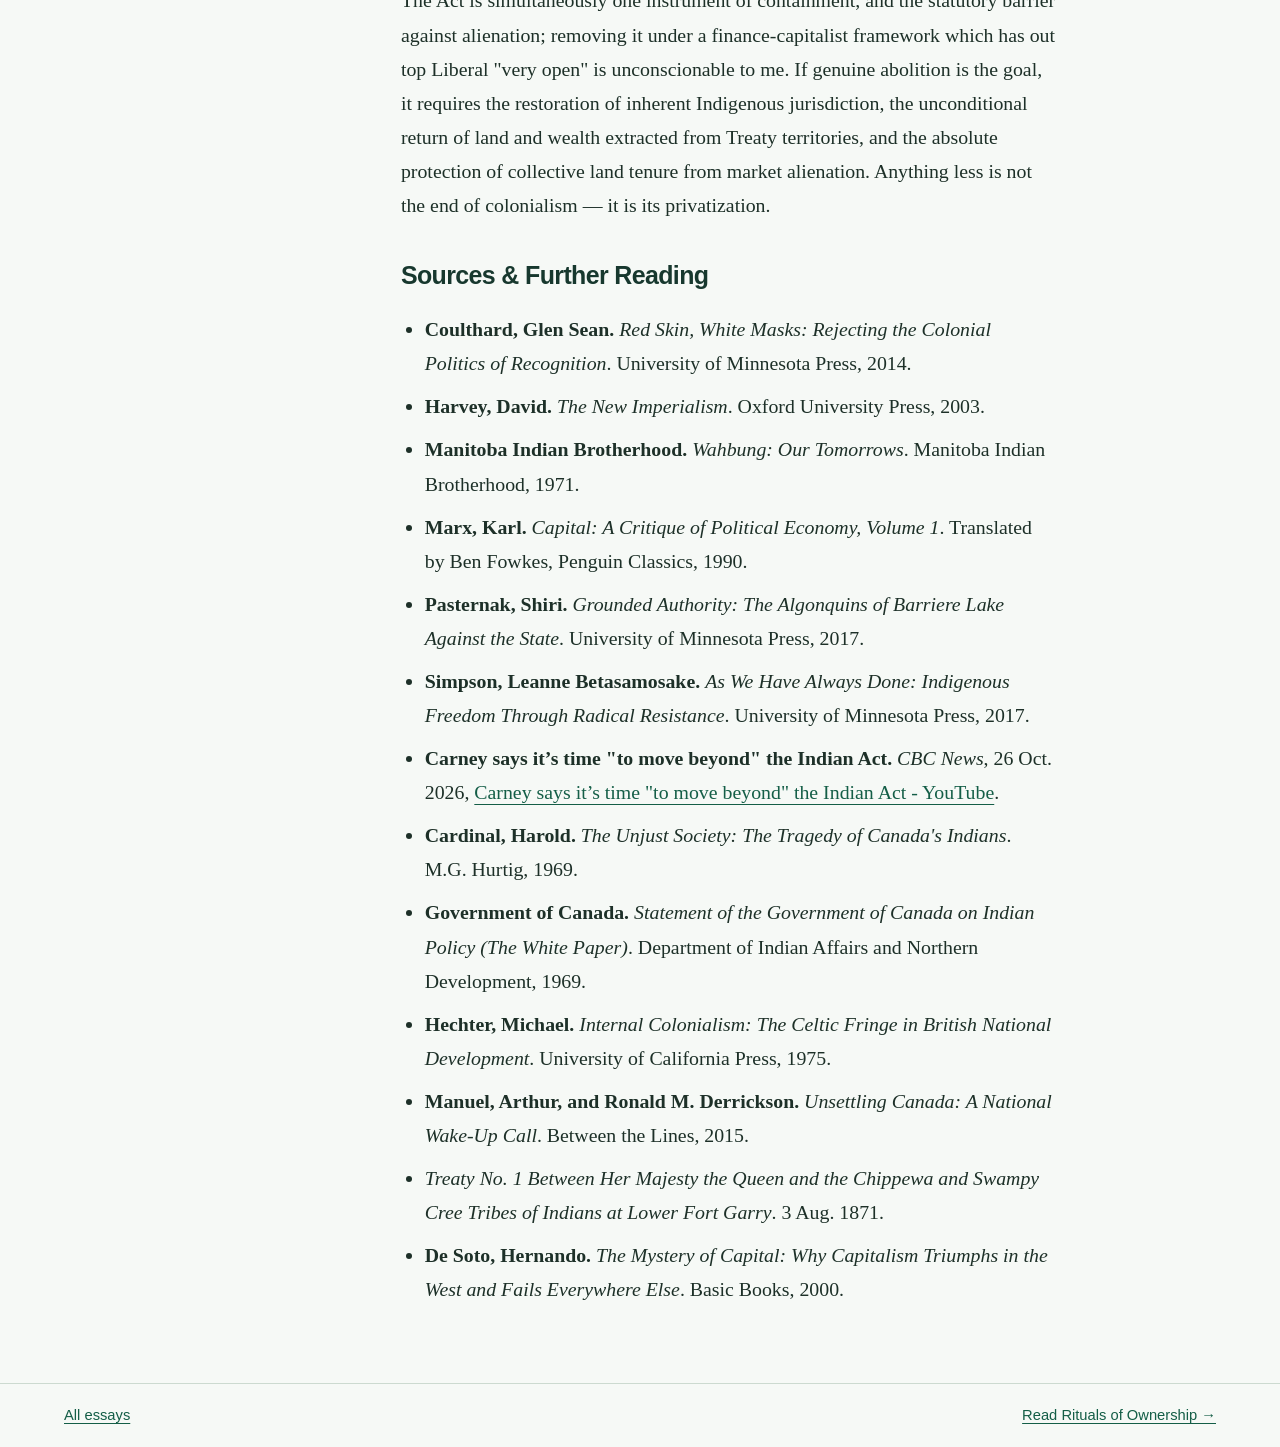
<file: writing/enclosing-the-commons/index.html>
<!doctype html>
<html lang="en">
<head>
  <meta charset="utf-8">
  <meta name="viewport" content="width=device-width, initial-scale=1">
  <title>Enclosing the Commons Under the Banner of &quot;Reconciliation&quot; | SystemicNotes</title>
  <link rel="canonical" href="https://joshuaadesida.github.io/systemicnotes/writing/enclosing-the-commons/">
  <meta name="author" content="Joshua Adesida">
  <meta name="description" content="In this essay, I use Naawi-Oodena in Winnipeg to ask who gets to decide what happens to Treaty land.">
  <meta property="og:type" content="article">
  <meta property="og:site_name" content="SystemicNotes">
  <meta property="og:locale" content="en_CA">
  <meta property="og:url" content="https://joshuaadesida.github.io/systemicnotes/writing/enclosing-the-commons/">
  <meta property="og:title" content="Enclosing the Commons Under the Banner of “Reconciliation”">
  <meta property="og:description" content="In this essay, I use Naawi-Oodena in Winnipeg to ask who gets to decide what happens to Treaty land.">
  <meta property="og:image" content="https://joshuaadesida.github.io/systemicnotes/assets/systemicnotes-logo.jpg">
  <meta property="og:image:type" content="image/jpeg">
  <meta property="og:image:width" content="1024">
  <meta property="og:image:height" content="1024">
  <meta property="og:image:alt" content="Systemic Notes 2026 emblem with a swan, a rose rising from an open book, and a turtle">
  <meta name="twitter:card" content="summary">
  <meta name="twitter:title" content="Enclosing the Commons Under the Banner of “Reconciliation”">
  <meta name="twitter:description" content="In this essay, I use Naawi-Oodena in Winnipeg to ask who gets to decide what happens to Treaty land.">
  <meta name="twitter:image" content="https://joshuaadesida.github.io/systemicnotes/assets/systemicnotes-logo.jpg">
  <meta name="twitter:image:alt" content="Systemic Notes 2026 emblem with a swan, a rose rising from an open book, and a turtle">
  <meta property="article:published_time" content="2026-11-20">
  <link rel="icon" href="../../assets/systemicnotes-logo.jpg" type="image/jpeg">
  <link rel="stylesheet" href="../../assets/reading/base.css">
  <link rel="stylesheet" href="../../assets/reading/essay.css">
  <script src="../../assets/reading/speed-reader.js?v=2" defer></script>
</head>
<body>

  <a class="skip" href="#essay-text">Skip to essay</a>
  <header class="essay-header">
    <div class="wrap">
      <nav class="essay-nav" aria-label="SystemicNotes navigation">
        <a class="essay-brand" href="../../index.html" aria-label="SystemicNotes home"><img src="../../assets/systemicnotes-logo.jpg" width="36" height="36" alt="">SystemicNotes</a>
        <a href="../../index.html#essays">← Back to essays</a>
      </nav>
      <div class="essay-title">
        <h1>Enclosing the Commons Under the Banner of &quot;Reconciliation&quot;:</h1>
        <div class="essay-deck"><p>Why Mark Carney’s Post–<em>Indian Act</em> Vision Threatens Treaty Sovereignty in Winnipeg</p>
</div>
        <p class="byline">Joshua Adesida · SystemicNotes</p>
      </div>
    </div>
  </header>
  <main class="essay-page wrap">
    <aside class="essay-sidebar">
      <button type="button" class="open-reader" id="open-reader" hidden>Open speed reader</button>
      <nav class="essay-outline" aria-label="In this essay">
        <h2>In this essay</h2>
        <ul><li><a href="#primitive-accumulation-as-an-ongoing-structure-1">Primitive Accumulation as an Ongoing Structure</a></li><li><a href="#the-urban-reserve-paradox-at-naawi-oodena-2">The Urban Reserve Paradox at Naawi-Oodena</a></li><li><a href="#jurisdiction-vs-fiscal-warfare-3">Jurisdiction vs. Fiscal Warfare</a></li><li><a href="#what-genuine-abolition-requires-4">What Genuine Abolition Requires</a></li><li><a href="#sources-further-reading-5">Sources &amp; Further Reading</a></li></ul>
      </nav>
      <a class="original" href="https://joshuaadesida.substack.com/p/enclosing-the-commons-under-the-banner">Read on Substack ↗</a>
    </aside>
    <article class="essay-text" id="essay-text" aria-label="Essay text" tabindex="-1">
      <p>As the very first Anishnabbe Premier, Wabanakwut &quot;Wab&quot; Kinew has not disappointed in his tenure; so when he brought up abolishing the <em>Indian Act</em> at a First Ministers and First Nations meeting in Ottawa on October 26, 2026, our province took notice. Our central banker . . . I mean, 'Prime Minister' declared himself &quot;very open&quot; to abolishing the <em>Indian Act</em>. The support of the political and financial establishment was expected, but at the same time, I can't help but be cynical knowing our governments record. For over 150 years, the <em>Indian Act</em> has operated as a racist instrument of state control, imposed band-council governance, and patriarchal control over Indigenous identity. To call for its abolition sounds, on its face, like liberation, right?</p>
<p>I guess so; but from my radical anti-colonial and anti-capitalist political-economy perspective I hesitate, and I think you should too—or at least understand the implications. In my opinion, the crucial question is not whether the <em>Indian Act</em> ends—that decision should be left up to First Nations Peoples—but what property governance and mode of production come out of the ashes. Being the central . . . I mean, 'Prime Minister' he is, Carney by definition is no anti-colonial revolutionary. The ungodly mandate handed to Carney since Trump began pressing Canada will leave Canada in shambles years after he's gone. From the back-room dealings to gain a majority, to his proposed selling of public resources—like our fucking airports, to parasitic foreign capital—to him saying &quot;oligopoly can lead to more competition&quot;—you have to be dumb as rocks to believe this shit—when a technocrat of finance capital proposes moving &quot;beyond&quot; the <em>Indian Act</em>, Indigenous nations in Treaty 1 territory have every reason to suspect that what is being offered is not decolonization, just neoliberalism.</p>
<h2 id="primitive-accumulation-as-an-ongoing-structure-1">Primitive Accumulation as an Ongoing Structure</h2>
<p>Let's all pull out our copy of <em>Das Kapital</em> please and thank you. Karl Marx described &quot;primitive accumulation&quot; as the violent historical process of divorcing producers from the land and converting communal territories into private, alienable capital. Yellowknives Dene political theorist <strong>Glen Sean Coulthard</strong> argues in <em>Red Skin, White Masks: Rejecting the Colonial Politics of Recognition</em> (2014), Where Marx saw primitive primitive accumulation as a completed historical stage; Coulthard shows that in settler-colonial states it never ends. Canada's dispossession is continuous, and when overt violence becomes politically unconscionable, the state substitutes the &quot;colonial politics of recognition.&quot; The old &quot;we hear you, we see you, we recognize you&quot; HR lingo, while plotting on your down fall.</p>
<p>By granting symbolic recognition, limited self-administration, and market-friendly &quot;economic reconciliation,&quot; the Canadian state induces Indigenous nations to identify with legal and economic forms that leave the underlying structure of capitalist land ownership intact. By abolishing the <em>Indian Act</em> under a neoliberal or finance-capitalist framework it fits hand and glove into what geographer <strong>David Harvey</strong> terms &quot;accumulation by dispossession&quot;: when capital runs out of new frontiers, it turns inward to privatize, commodify, and financialize remaining public or collectively held assets.</p>
<h2 id="the-urban-reserve-paradox-at-naawi-oodena-2">The Urban Reserve Paradox at Naawi-Oodena</h2>
<p>In critical theory and politics, &quot;exhausting a dialectic&quot; is a line of reasoning that pushes the contradictions to the absolute, till resolutions can be squeezed out of it. The most evident place we could see this play out on a local level is the <strong>Naawi-Oodena</strong>. It is a 65 hectare former Kapyong Barracks site repatriated to seven Treaty 1 First Nations and heralded by municipal and federal officials as Canada’s largest urban reserve. Its located near River Heights and Tuxedo—growing up I've always wondered what it was, I'm sure I wasn't the only one.</p>
<p>This land revels the precise delicacy of the <em>Indian Act</em>. For all of its colonial violence, the Act currently functions as a statutory barrier preventing reserve land from being alienated, seized by private creditors, or dissolved into fee-simple provincial real estate—incase you were confused why it has been left untouched. To develop repatriated land inside a capitalist city, First Nations are compelled to operate through municipal service agreements, commercial leaseholds, corporate development entities, and market financing.</p>
<p>As Michi Saagiig Nishnaabeg scholar <strong>Leanne Betasamosake Simpson</strong> writes in <em>As We Have Always Done: Indigenous Freedom Through Radical Resistance</em> (2017), settler capitalism always demands the transformation of the living, reciprocal relationships with land to what Coulthard calls <em>grounded normativity</em> i.e., into &quot;resources&quot; and &quot;capital&quot; ripe for exploitation and extraction. Under the capitalist logic, collective, inalienable Treaty land is viewed as &quot;dead capital&quot; and &quot;underutilized&quot;; which must be unlocked through 'equity deals', 'corporate partnerships', and 'market integration'. So when Carney pairs talk of dismantling the <em>Indian Act</em> with major-project investment frameworks and sovereign wealth vehicles, the political-economic objective becomes clear: convert sovereign nations from treaty holders into market stakeholders, corporate landlords, and minority equity partners in resource extraction and urban real estate.</p>
<h2 id="jurisdiction-vs-fiscal-warfare-3">Jurisdiction vs. Fiscal Warfare</h2>
<p>Critical political economist <strong>Shiri Pasternak</strong>, in <em>Grounded Authority: The Algonquins of Barriere Lake Against the State</em> (2017), shows us how Canada systematically uses &quot;fiscal warfare&quot; and administrative control to hollow out Indigenous self-determination.
So instead of recognizing Indigenous peoples' inherent autonomy over there land and life, Ottawa will likely seek to leverage funding formulas, statutory definitions, and provincial municipal boundaries to discipline communities into compliance with 'state-approved' governance models.</p>
<p>Sound familiar? To me it's a form of Neo-Colonial administration of Internal Colonial space.</p>
<p>Back in 1969, former Prime Minister Pierre Trudeau unveiled the 'White Paper'. It was aimed at abolishing the <em>Indian Act</em>, eliminating Indian status, and converting collective reserves into private fee-simple property. In 1971, the Manitoba Indian Brotherhood, now the Assembly of Manitoba Chiefs released a policy and position paper to the federal Minister of Indian Affairs (and future Prime Minister) Jean Chrétien. It was called <em>Wahbung: Our Tomorrows</em>. They stood ten toes and asserted that the unilateral termination of the <em>Indian Act</em> without honouring Treaty jurisdiction was simply assimilation disguised as formal equality.</p>
<p>Here we are, more than half a century later, the rhetoric has shifted from state assimilation to corporate &quot;co-operation&quot;; the structural mechanism remains unchanged: sever the Crown’s historical and fiduciary debt, absorb Indigenous territories into the circuits of private and foreign capital, and rebrand dispossession as &quot;partnership&quot;.</p>
<h2 id="what-genuine-abolition-requires-4">What Genuine Abolition Requires</h2>
<p>True treaties, were never real-estate zoning arrangements or corporate joint ventures, and any unjust encroachment the belligerent nation should be —in my opinion, met with militant force. They are nation-to-nation compacts predicated on shared coexistence, mutual obligation, and the enduring survival of Indigenous political and economic orders; even more so after a genocide had been committed.</p>
<p>To abolish the <em>Indian Act</em>, while leaving the capitalist property regime and the settler state's monopoly on jurisdiction untouched, is not to dismantle colonialism, but to strip away its only remaining restraint.</p>
<p>The Act is simultaneously one instrument of containment, and the statutory barrier against alienation; removing it under a finance-capitalist framework which has out top Liberal &quot;very open&quot; is unconscionable to me. If genuine abolition is the goal, it requires the restoration of inherent Indigenous jurisdiction, the unconditional return of land and wealth extracted from Treaty territories, and the absolute protection of collective land tenure from market alienation. Anything less is not the end of colonialism — it is its privatization.</p>
<h3 id="sources-further-reading-5">Sources &amp; Further Reading</h3>
<ul>
<li><strong>Coulthard, Glen Sean.</strong> <em>Red Skin, White Masks: Rejecting the Colonial Politics of Recognition</em>. University of Minnesota Press, 2014.</li>
<li><strong>Harvey, David.</strong> <em>The New Imperialism</em>. Oxford University Press, 2003.</li>
<li><strong>Manitoba Indian Brotherhood.</strong> <em>Wahbung: Our Tomorrows</em>. Manitoba Indian Brotherhood, 1971.</li>
<li><strong>Marx, Karl.</strong> <em>Capital: A Critique of Political Economy, Volume 1</em>. Translated by Ben Fowkes, Penguin Classics, 1990.</li>
<li><strong>Pasternak, Shiri.</strong> <em>Grounded Authority: The Algonquins of Barriere Lake Against the State</em>. University of Minnesota Press, 2017.</li>
<li><strong>Simpson, Leanne Betasamosake.</strong> <em>As We Have Always Done: Indigenous Freedom Through Radical Resistance</em>. University of Minnesota Press, 2017.</li>
<li><strong>Carney says it’s time &quot;to move beyond&quot; the Indian Act.</strong>  <em>CBC News</em>, 26 Oct. 2026, <a href="https://www.youtube.com/shorts/UJ09ANWwy48">Carney says it’s time &quot;to move beyond&quot; the Indian Act - YouTube</a>.</li>
<li><strong>Cardinal, Harold.</strong> <em>The Unjust Society: The Tragedy of Canada's Indians</em>. M.G. Hurtig, 1969.</li>
<li><strong>Government of Canada.</strong> <em>Statement of the Government of Canada on Indian Policy (The White Paper)</em>. Department of Indian Affairs and Northern Development, 1969.</li>
<li><strong>Hechter, Michael.</strong> <em>Internal Colonialism: The Celtic Fringe in British National Development</em>. University of California Press, 1975.</li>
<li><strong>Manuel, Arthur, and Ronald M. Derrickson.</strong> <em>Unsettling Canada: A National Wake-Up Call</em>. Between the Lines, 2015.</li>
<li><em>Treaty No. 1 Between Her Majesty the Queen and the Chippewa and Swampy Cree Tribes of Indians at Lower Fort Garry</em>. 3 Aug. 1871.</li>
<li><strong>De Soto, Hernando.</strong> <em>The Mystery of Capital: Why Capitalism Triumphs in the West and Fails Everywhere Else</em>. Basic Books, 2000.</li>
</ul>

    </article>
  </main>
    <dialog id="speed-reader" aria-labelledby="reader-title">
    <div class="reader-heading">
      <h2 id="reader-title">Speed reader</h2>
      <button type="button" id="reader-close">Close</button>
    </div>
    <div class="word-window" aria-hidden="true">
      <div id="word-line"><span id="word-before"></span><mark id="word-pivot"></mark><span id="word-after"></span></div>
    </div>
    <label for="reader-position" class="sr-only">Reading position</label>
    <input id="reader-position" type="range" min="0" value="0" step="1">
    <div class="reader-controls">
      <div class="reader-transport" role="group" aria-label="Playback">
        <button type="button" id="reader-back" aria-label="Go back 10 words">−10</button>
        <button type="button" id="reader-play" autofocus>Play</button>
        <button type="button" id="reader-forward" aria-label="Go forward 10 words">+10</button>
      </div>
      <div class="reader-speed">
        <label for="reader-wpm">Words per minute</label>
        <input id="reader-wpm" type="number" min="75" max="650" step="25" value="250" inputmode="numeric">
      </div>
      <span id="reader-count" aria-hidden="true"></span>
    </div>
    <div class="reader-section">
      <label for="reader-section-picker">Jump to section</label>
      <select id="reader-section-picker"><option value="0">Beginning</option></select>
    </div>
    <details class="reader-settings">
      <summary>Display and keyboard shortcuts</summary>
      <div class="reader-display">
        <label for="reader-size">Word size</label>
        <input id="reader-size" type="range" min="24" max="88" step="4" value="64">
        <label for="reader-chunk">Words on screen</label>
        <select id="reader-chunk"><option selected>1</option><option>2</option><option>3</option></select>
        <label class="reader-pauses"><input type="checkbox" id="reader-pauses" checked> Pause briefly at punctuation and paragraph breaks</label>
      </div>
      <p>Space plays or pauses when focus is on Play. Left and Right skip 10 words. R restarts. Escape closes the reader.</p>
    </details>
    <div id="reader-status" class="sr-only" role="status"></div>
  </dialog>

  <footer><nav class="wrap" aria-label="More from SystemicNotes"><a href="../../index.html#essays">All essays</a><a href="../rituals-of-ownership/index.html">Read Rituals of Ownership →</a></nav></footer>
</body>
</html>
</file>
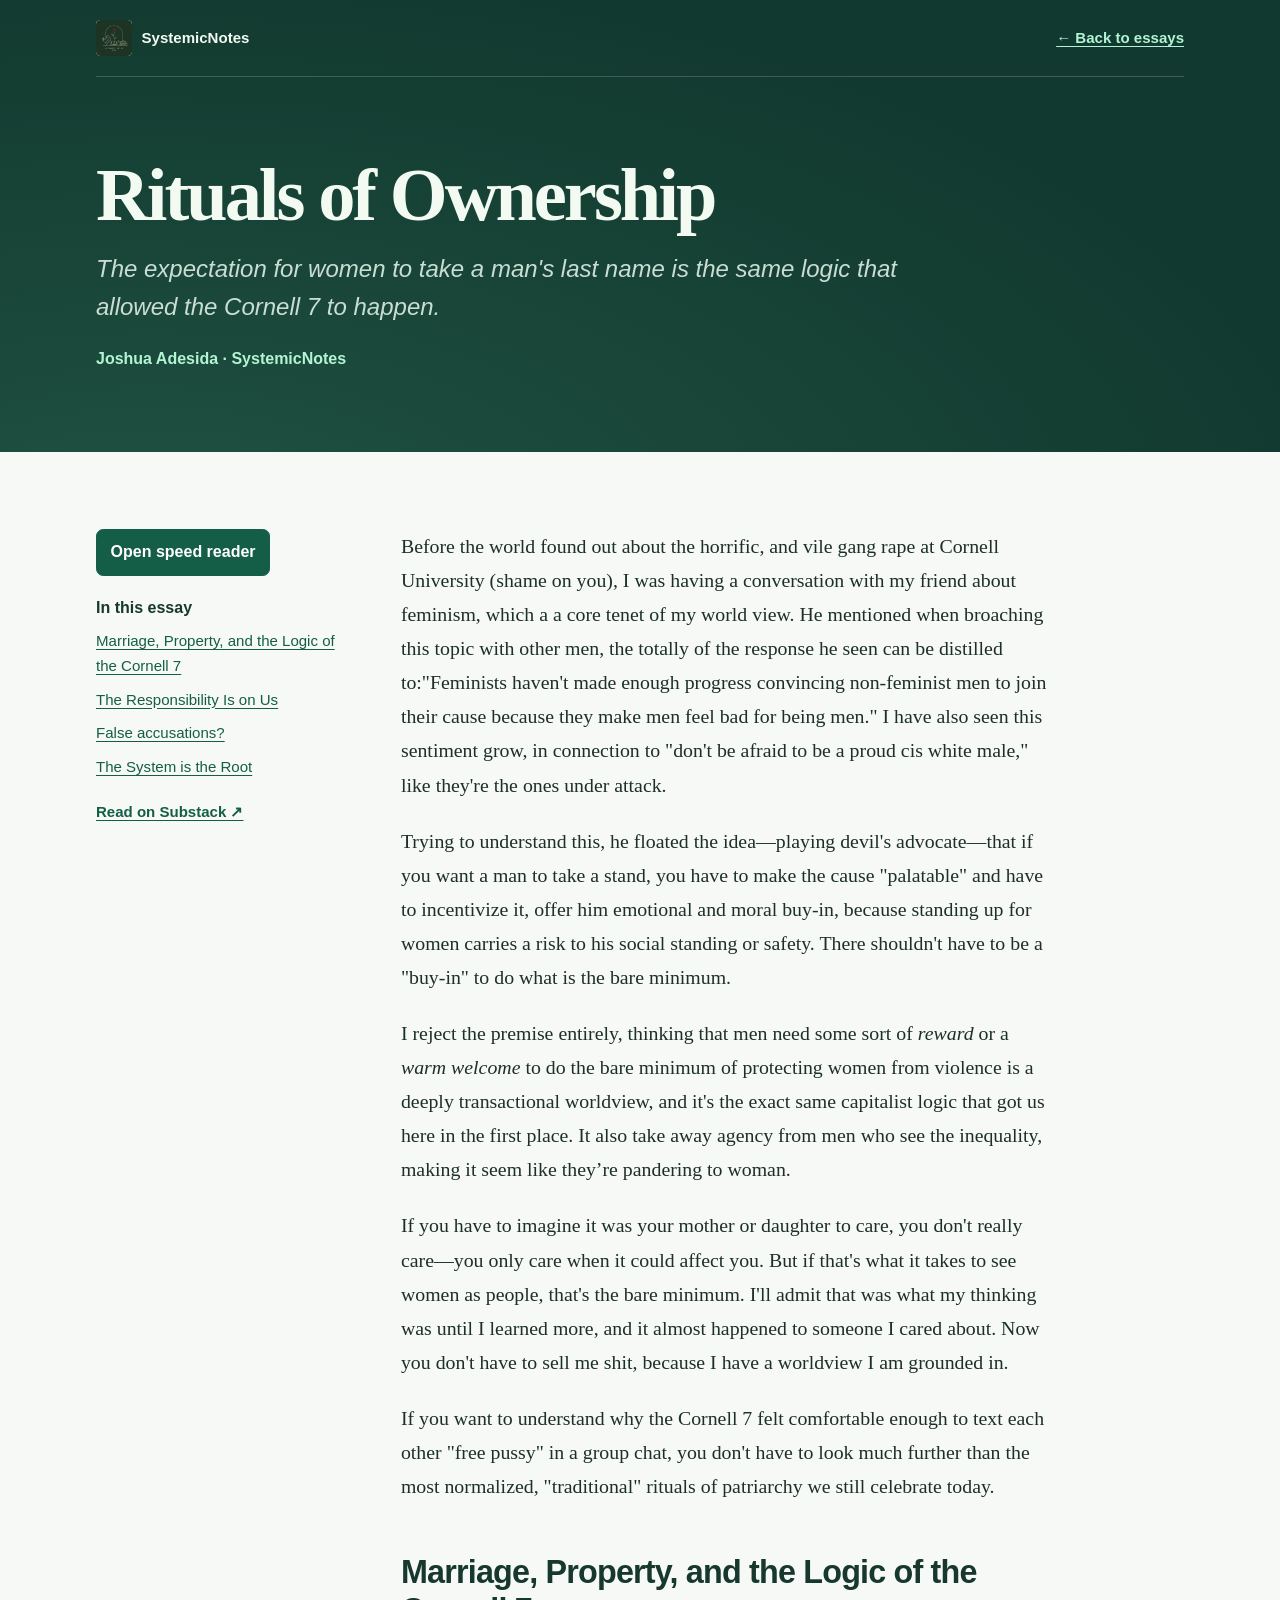
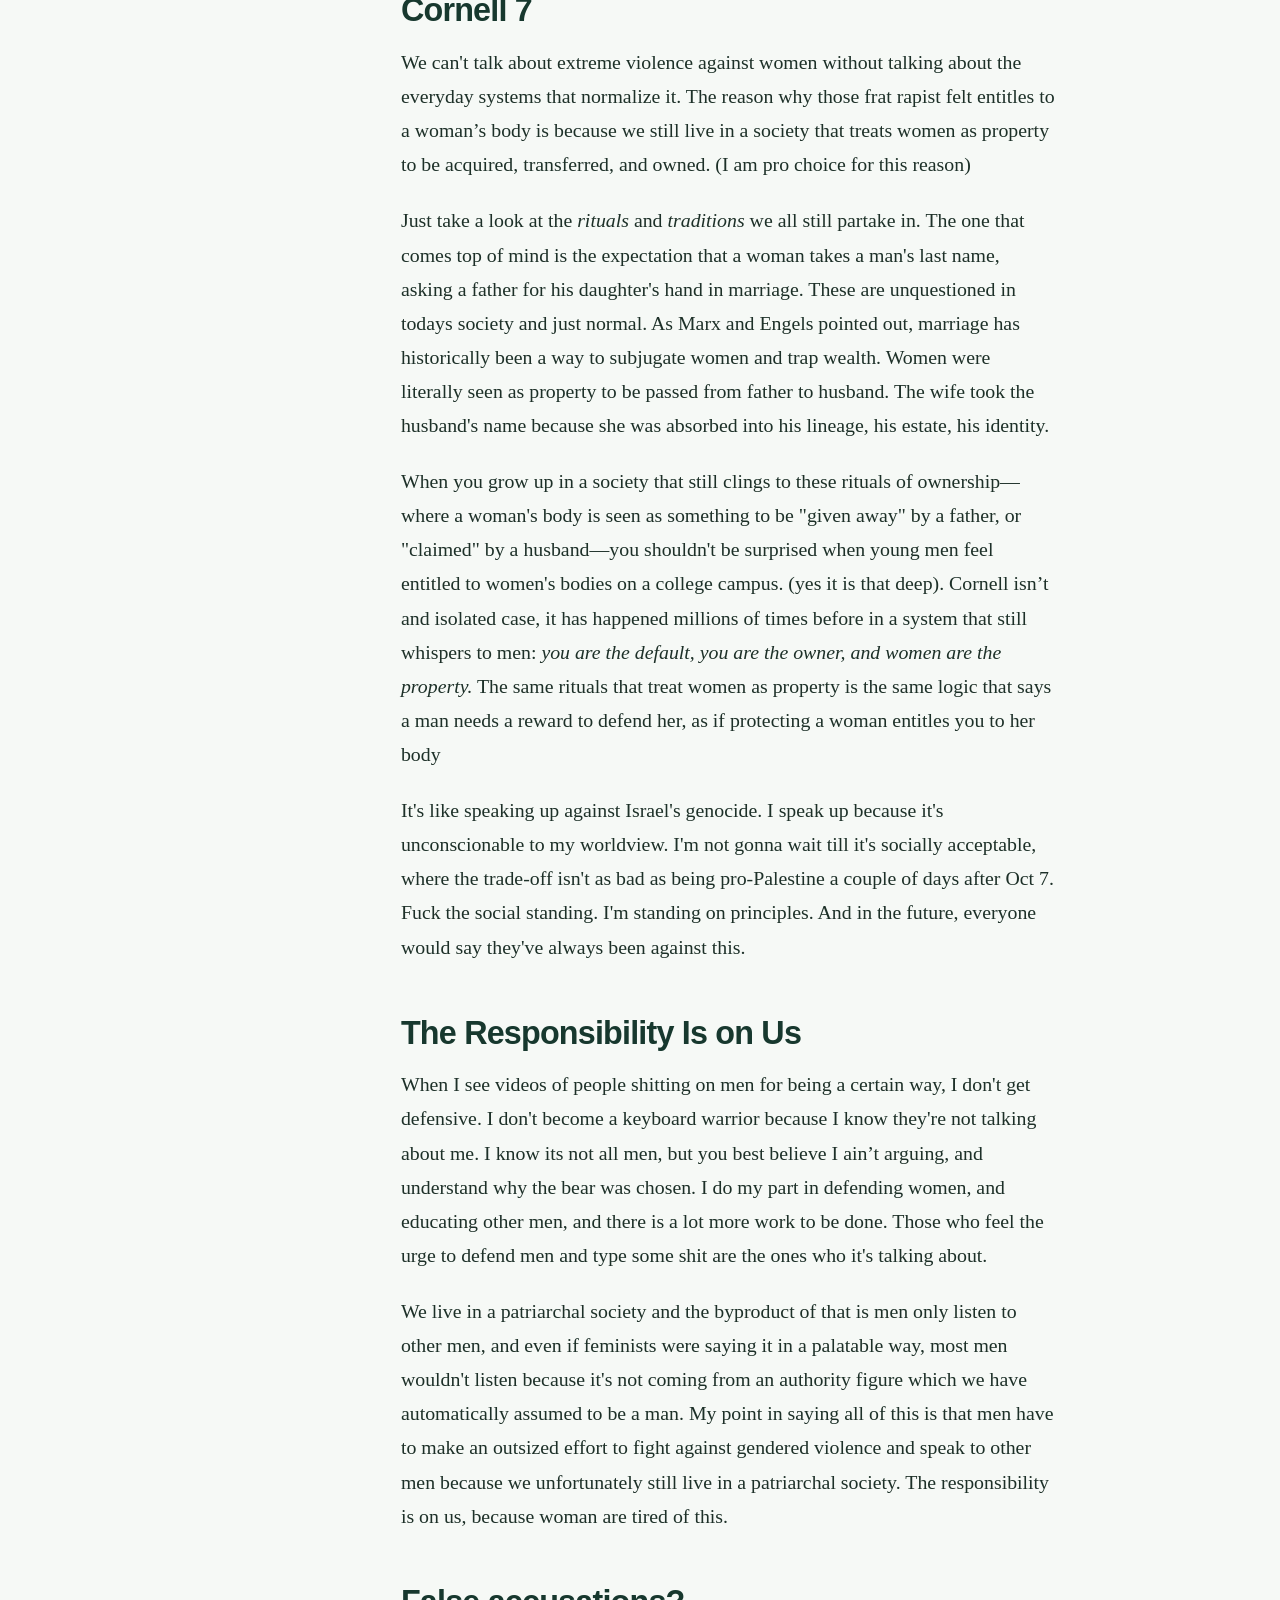
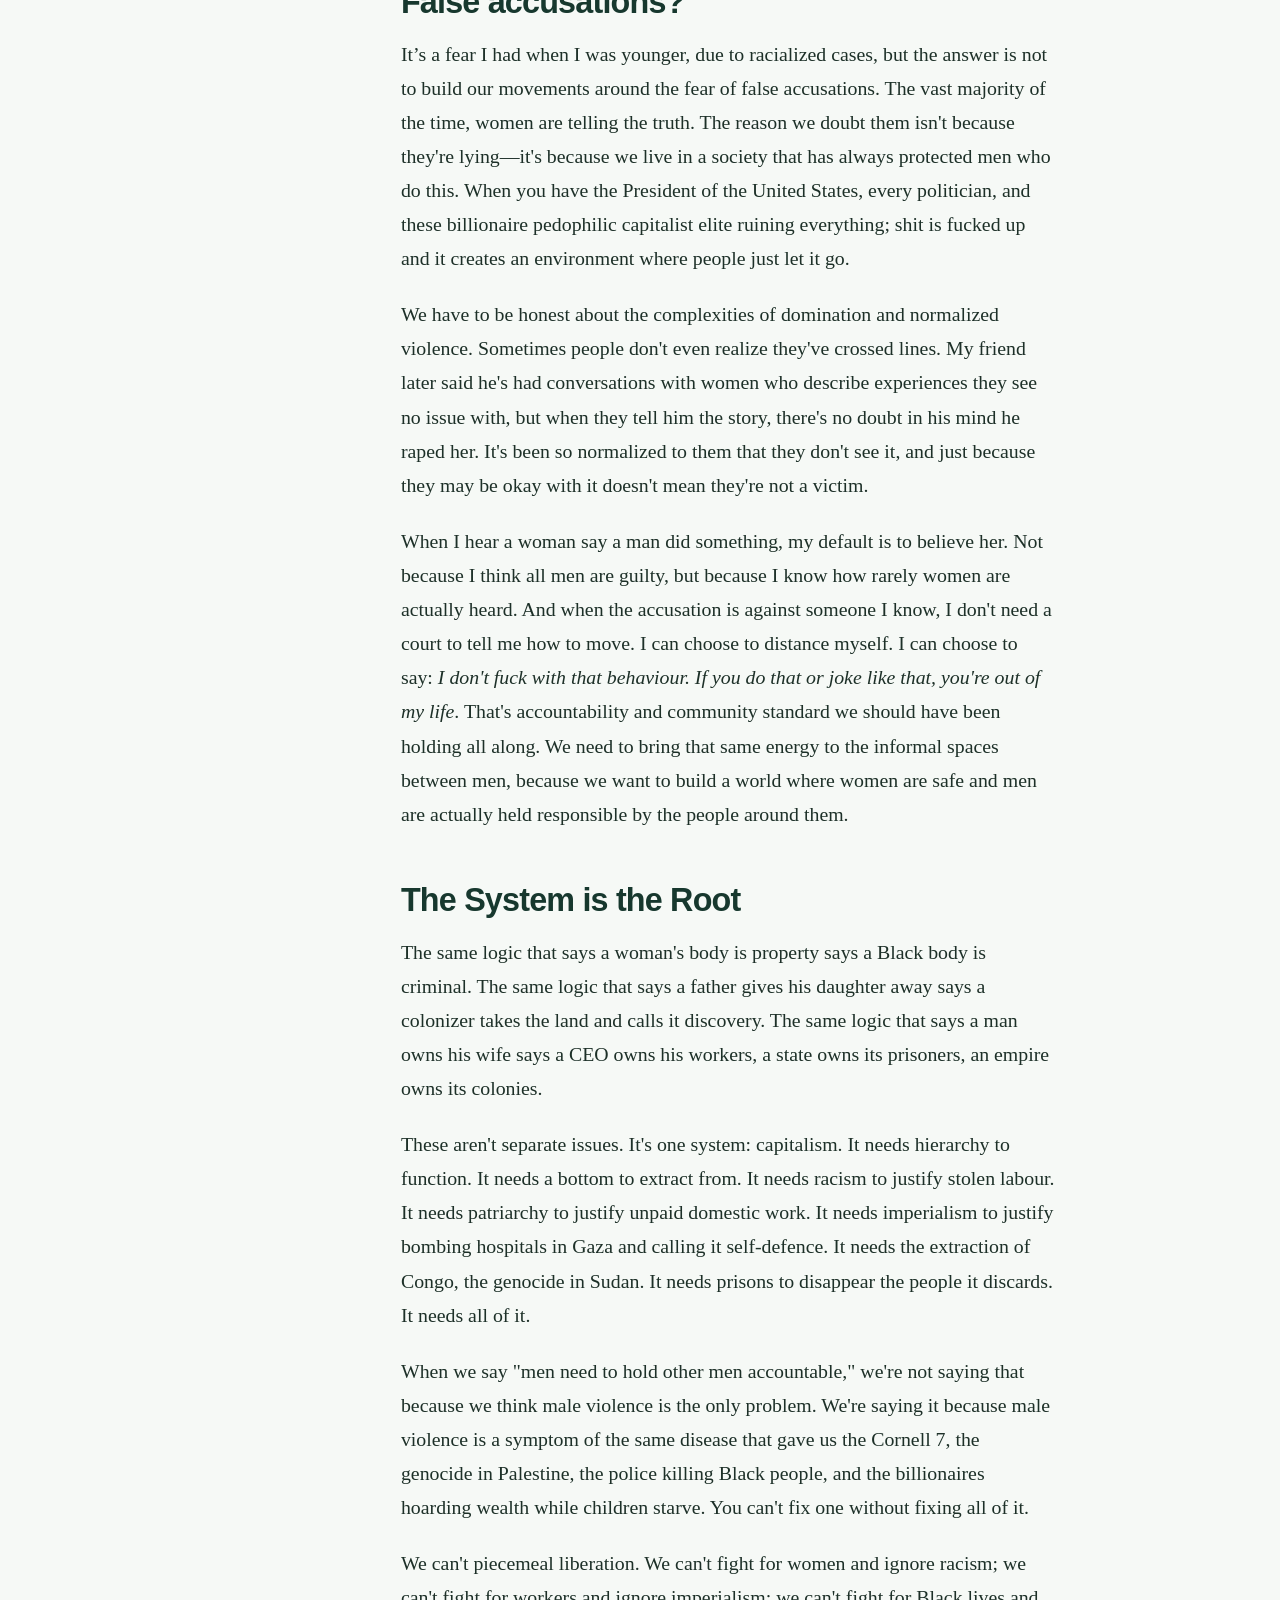
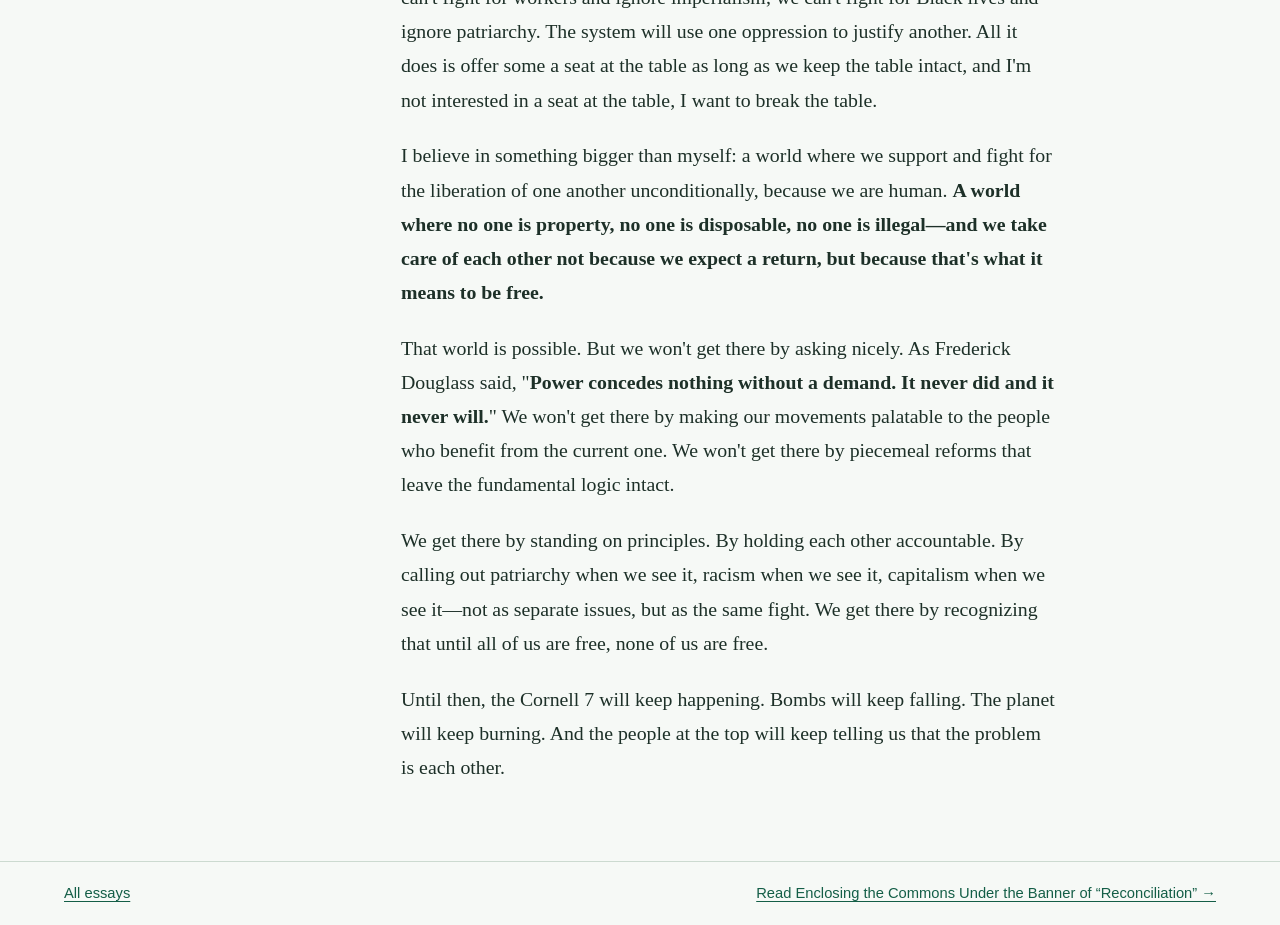
<file: writing/rituals-of-ownership/index.html>
<!doctype html>
<html lang="en">
<head>
  <meta charset="utf-8">
  <meta name="viewport" content="width=device-width, initial-scale=1">
  <title>Rituals of Ownership | SystemicNotes</title>
  <link rel="canonical" href="https://joshuaadesida.github.io/systemicnotes/writing/rituals-of-ownership/">
  <meta name="author" content="Joshua Adesida">
  <meta name="description" content="I look at how everyday expectations around marriage and ownership reinforce patriarchal power, and what it means for men to take responsibility for changing it.">
  <meta property="og:type" content="article">
  <meta property="og:site_name" content="SystemicNotes">
  <meta property="og:locale" content="en_CA">
  <meta property="og:url" content="https://joshuaadesida.github.io/systemicnotes/writing/rituals-of-ownership/">
  <meta property="og:title" content="Rituals of Ownership">
  <meta property="og:description" content="I look at how everyday expectations around marriage and ownership reinforce patriarchal power, and what it means for men to take responsibility for changing it.">
  <meta property="og:image" content="https://joshuaadesida.github.io/systemicnotes/assets/systemicnotes-logo.jpg">
  <meta property="og:image:type" content="image/jpeg">
  <meta property="og:image:width" content="1024">
  <meta property="og:image:height" content="1024">
  <meta property="og:image:alt" content="Systemic Notes 2026 emblem with a swan, a rose rising from an open book, and a turtle">
  <meta name="twitter:card" content="summary">
  <meta name="twitter:title" content="Rituals of Ownership">
  <meta name="twitter:description" content="I look at how everyday expectations around marriage and ownership reinforce patriarchal power, and what it means for men to take responsibility for changing it.">
  <meta name="twitter:image" content="https://joshuaadesida.github.io/systemicnotes/assets/systemicnotes-logo.jpg">
  <meta name="twitter:image:alt" content="Systemic Notes 2026 emblem with a swan, a rose rising from an open book, and a turtle">
  <meta property="article:published_time" content="2026-09-30">
  <link rel="icon" href="../../assets/systemicnotes-logo.jpg" type="image/jpeg">
  <link rel="stylesheet" href="../../assets/reading/base.css">
  <link rel="stylesheet" href="../../assets/reading/essay.css">
  <script src="../../assets/reading/speed-reader.js?v=2" defer></script>
</head>
<body>

  <a class="skip" href="#essay-text">Skip to essay</a>
  <header class="essay-header">
    <div class="wrap">
      <nav class="essay-nav" aria-label="SystemicNotes navigation">
        <a class="essay-brand" href="../../index.html" aria-label="SystemicNotes home"><img src="../../assets/systemicnotes-logo.jpg" width="36" height="36" alt="">SystemicNotes</a>
        <a href="../../index.html#essays">← Back to essays</a>
      </nav>
      <div class="essay-title">
        <h1>Rituals of Ownership</h1>
        <div class="essay-deck"><p><em>The expectation for women to take a man's last name is the same logic that allowed the Cornell 7 to happen.</em></p>
</div>
        <p class="byline">Joshua Adesida · SystemicNotes</p>
      </div>
    </div>
  </header>
  <main class="essay-page wrap">
    <aside class="essay-sidebar">
      <button type="button" class="open-reader" id="open-reader" hidden>Open speed reader</button>
      <nav class="essay-outline" aria-label="In this essay">
        <h2>In this essay</h2>
        <ul><li><a href="#marriage-property-and-the-logic-of-the-cornell-7-1">Marriage, Property, and the Logic of the Cornell 7</a></li><li><a href="#the-responsibility-is-on-us-2">The Responsibility Is on Us</a></li><li><a href="#false-accusations-3">False accusations?</a></li><li><a href="#the-system-is-the-root-4">The System is the Root</a></li></ul>
      </nav>
      <a class="original" href="https://joshuaadesida.substack.com/p/rituals-of-ownership">Read on Substack ↗</a>
    </aside>
    <article class="essay-text" id="essay-text" aria-label="Essay text" tabindex="-1">
      <p>Before the world found out about the horrific, and vile gang rape at Cornell University (shame on you), I was having a conversation with my friend about feminism, which a a core tenet of my world view. He mentioned when broaching this topic with other men, the totally of the response he seen can be distilled to:&quot;Feminists haven't made enough progress convincing non-feminist men to join their cause because they make men feel bad for being men.&quot; I have also seen this sentiment grow, in connection to &quot;don't be afraid to be a proud cis white male,&quot; like they're the ones under attack.</p>
<p>Trying to understand this, he floated the idea—playing devil's advocate—that if you want a man to take a stand, you have to make the cause &quot;palatable&quot; and have to incentivize it, offer him emotional and moral buy-in, because standing up for women carries a risk to his social standing or safety. There shouldn't have to be a &quot;buy-in&quot; to do what is the bare minimum.</p>
<p>I reject the premise entirely, thinking that men need some sort of <em>reward</em> or a <em>warm welcome</em> to do the bare minimum of protecting women from violence is a deeply transactional worldview, and it's the exact same capitalist logic that got us here in the first place. It also take away agency from men who see the inequality, making it seem like they’re pandering to woman.</p>
<p>If you have to imagine it was your mother or daughter to care, you don't really care—you only care when it could affect you. But if that's what it takes to see women as people, that's the bare minimum. I'll admit that was what my thinking was until I learned more, and it almost happened to someone I cared about. Now you don't have to sell me shit, because I have a worldview I am grounded in.</p>
<p>If you want to understand why the Cornell 7 felt comfortable enough to text each other &quot;free pussy&quot; in a group chat, you don't have to look much further than the most normalized, &quot;traditional&quot; rituals of patriarchy we still celebrate today.</p>
<h2 id="marriage-property-and-the-logic-of-the-cornell-7-1">Marriage, Property, and the Logic of the Cornell 7</h2>
<p>We can't talk about extreme violence against women without talking about the everyday systems that normalize it. The reason why those frat rapist felt entitles to a woman’s body is because we still live in a society that treats women as property to be acquired, transferred, and owned. (I am pro choice for this reason)</p>
<p>Just take a look at the <em>rituals</em> and <em>traditions</em> we all still partake in. The one that comes top of mind is the expectation that a woman takes a man's last name, asking a father for his daughter's hand in marriage. These are unquestioned in todays society and just normal. As Marx and Engels pointed out, marriage has historically been a way to subjugate women and trap wealth. Women were literally seen as property to be passed from father to husband. The wife took the husband's name because she was absorbed into his lineage, his estate, his identity.</p>
<p>When you grow up in a society that still clings to these rituals of ownership—where a woman's body is seen as something to be &quot;given away&quot; by a father, or &quot;claimed&quot; by a husband—you shouldn't be surprised when young men feel entitled to women's bodies on a college campus. (yes it is that deep). Cornell isn’t and isolated case, it has happened millions of times before in a system that still whispers to men: <em>you are the default, you are the owner, and women are the property.</em> The same rituals that treat women as property is the same logic that says a man needs a reward to defend her, as if protecting a woman entitles you to her body</p>
<p>It's like speaking up against Israel's genocide. I speak up because it's unconscionable to my worldview. I'm not gonna wait till it's socially acceptable, where the trade-off isn't as bad as being pro-Palestine a couple of days after Oct 7. Fuck the social standing. I'm standing on principles. And in the future, everyone would say they've always been against this.</p>
<h2 id="the-responsibility-is-on-us-2">The Responsibility Is on Us</h2>
<p>When I see videos of people shitting on men for being a certain way, I don't get defensive. I don't become a keyboard warrior because I know they're not talking about me. I know its not all men, but you best believe I ain’t arguing, and understand why the bear was chosen. I do my part in defending women, and educating other men, and there is a lot more work to be done. Those who feel the urge to defend men and type some shit are the ones who it's talking about.</p>
<p>We live in a patriarchal society and the byproduct of that is men only listen to other men, and even if feminists were saying it in a palatable way, most men wouldn't listen because it's not coming from an authority figure which we have automatically assumed to be a man. My point in saying all of this is that men have to make an outsized effort to fight against gendered violence and speak to other men because we unfortunately still live in a patriarchal society. The responsibility is on us, because woman are tired of this.</p>
<h2 id="false-accusations-3">False accusations?</h2>
<p>It’s a fear I had when I was younger, due to racialized cases, but the answer is not to build our movements around the fear of false accusations. The vast majority of the time, women are telling the truth. The reason we doubt them isn't because they're lying—it's because we live in a society that has always protected men who do this. When you have the President of the United States, every politician, and these billionaire pedophilic capitalist elite ruining everything; shit is fucked up and it creates an environment where people just let it go.</p>
<p>We have to be honest about the complexities of domination and normalized violence. Sometimes people don't even realize they've crossed lines. My friend later said he's had conversations with women who describe experiences they see no issue with, but when they tell him the story, there's no doubt in his mind he raped her. It's been so normalized to them that they don't see it, and just because they may be okay with it doesn't mean they're not a victim.</p>
<p>When I hear a woman say a man did something, my default is to believe her. Not because I think all men are guilty, but because I know how rarely women are actually heard. And when the accusation is against someone I know, I don't need a court to tell me how to move. I can choose to distance myself. I can choose to say: <em>I don't fuck with that behaviour. If you do that or joke like that, you're out of my life</em>. That's accountability and community standard we should have been holding all along. We need to bring that same energy to the informal spaces between men, because we want to build a world where women are safe and men are actually held responsible by the people around them.</p>
<h2 id="the-system-is-the-root-4">The System is the Root</h2>
<p>The same logic that says a woman's body is property says a Black body is criminal. The same logic that says a father gives his daughter away says a colonizer takes the land and calls it discovery. The same logic that says a man owns his wife says a CEO owns his workers, a state owns its prisoners, an empire owns its colonies.</p>
<p>These aren't separate issues. It's one system: capitalism. It needs hierarchy to function. It needs a bottom to extract from. It needs racism to justify stolen labour. It needs patriarchy to justify unpaid domestic work. It needs imperialism to justify bombing hospitals in Gaza and calling it self-defence. It needs the extraction of Congo, the genocide in Sudan. It needs prisons to disappear the people it discards. It needs all of it.</p>
<p>When we say &quot;men need to hold other men accountable,&quot; we're not saying that because we think male violence is the only problem. We're saying it because male violence is a symptom of the same disease that gave us the Cornell 7, the genocide in Palestine, the police killing Black people, and the billionaires hoarding wealth while children starve. You can't fix one without fixing all of it.</p>
<p>We can't piecemeal liberation. We can't fight for women and ignore racism; we can't fight for workers and ignore imperialism; we can't fight for Black lives and ignore patriarchy. The system will use one oppression to justify another. All it does is offer some a seat at the table as long as we keep the table intact, and I'm not interested in a seat at the table, I want to break the table.</p>
<p>I believe in something bigger than myself: a world where we support and fight for the liberation of one another unconditionally, because we are human. <strong>A world where no one is property, no one is disposable, no one is illegal—and we take care of each other not because we expect a return, but because that's what it means to be free.</strong></p>
<p>That world is possible. But we won't get there by asking nicely. As Frederick Douglass said, &quot;<strong>Power concedes nothing without a demand. It never did and it never will.</strong>&quot; We won't get there by making our movements palatable to the people who benefit from the current one. We won't get there by piecemeal reforms that leave the fundamental logic intact.</p>
<p>We get there by standing on principles. By holding each other accountable. By calling out patriarchy when we see it, racism when we see it, capitalism when we see it—not as separate issues, but as the same fight. We get there by recognizing that until all of us are free, none of us are free.</p>
<p>Until then, the Cornell 7 will keep happening. Bombs will keep falling. The planet will keep burning. And the people at the top will keep telling us that the problem is each other.</p>

    </article>
  </main>
    <dialog id="speed-reader" aria-labelledby="reader-title">
    <div class="reader-heading">
      <h2 id="reader-title">Speed reader</h2>
      <button type="button" id="reader-close">Close</button>
    </div>
    <div class="word-window" aria-hidden="true">
      <div id="word-line"><span id="word-before"></span><mark id="word-pivot"></mark><span id="word-after"></span></div>
    </div>
    <label for="reader-position" class="sr-only">Reading position</label>
    <input id="reader-position" type="range" min="0" value="0" step="1">
    <div class="reader-controls">
      <div class="reader-transport" role="group" aria-label="Playback">
        <button type="button" id="reader-back" aria-label="Go back 10 words">−10</button>
        <button type="button" id="reader-play" autofocus>Play</button>
        <button type="button" id="reader-forward" aria-label="Go forward 10 words">+10</button>
      </div>
      <div class="reader-speed">
        <label for="reader-wpm">Words per minute</label>
        <input id="reader-wpm" type="number" min="75" max="650" step="25" value="250" inputmode="numeric">
      </div>
      <span id="reader-count" aria-hidden="true"></span>
    </div>
    <div class="reader-section">
      <label for="reader-section-picker">Jump to section</label>
      <select id="reader-section-picker"><option value="0">Beginning</option></select>
    </div>
    <details class="reader-settings">
      <summary>Display and keyboard shortcuts</summary>
      <div class="reader-display">
        <label for="reader-size">Word size</label>
        <input id="reader-size" type="range" min="24" max="88" step="4" value="64">
        <label for="reader-chunk">Words on screen</label>
        <select id="reader-chunk"><option selected>1</option><option>2</option><option>3</option></select>
        <label class="reader-pauses"><input type="checkbox" id="reader-pauses" checked> Pause briefly at punctuation and paragraph breaks</label>
      </div>
      <p>Space plays or pauses when focus is on Play. Left and Right skip 10 words. R restarts. Escape closes the reader.</p>
    </details>
    <div id="reader-status" class="sr-only" role="status"></div>
  </dialog>

  <footer><nav class="wrap" aria-label="More from SystemicNotes"><a href="../../index.html#essays">All essays</a><a href="../enclosing-the-commons/index.html">Read Enclosing the Commons Under the Banner of “Reconciliation” →</a></nav></footer>
</body>
</html>
</file>
<file: assets/publication.css>
:root {
  color-scheme: light;
  --forest: #18382c;
  --ink: #19382e;
  --muted: #415b50;
  --green: #185841;
  --cream: #faf9f2;
  --line: #c7d3c5;
  font-family: "Helvetica Neue", Helvetica, Arial, sans-serif;
  color: var(--ink);
  background: var(--cream);
}
* { box-sizing: border-box; }
body { margin: 0; line-height: 1.55; }
h1, h2, h3, p { margin: 0; }
a { color: inherit; text-underline-offset: .18em; }
a:focus-visible, [tabindex="-1"]:focus-visible { outline: 3px solid #9c493f; outline-offset: 3px; }
header a:focus-visible, .hero a:focus-visible, footer a:focus-visible, .featured a:focus-visible { outline-color: #efc9a6; }
.wrap { width: min(74rem, calc(100% - 3.5rem)); margin-inline: auto; }
.skip { position: absolute; z-index: 2; top: .45rem; left: .45rem; background: white; border-radius: .25rem; padding: .55rem .85rem; transform: translateY(-175%); }
.skip:focus { transform: none; }
[id] { scroll-margin-top: 1rem; }
.masthead { background: #142c22; color: #eeeee1; border-bottom: 1px solid #52705e; }
.masthead-inner, footer .wrap { display: flex; flex-wrap: wrap; justify-content: space-between; align-items: center; gap: .4rem 1.5rem; padding-block: .6rem; }
.masthead a, footer a { min-height: 2.75rem; display: inline-flex; align-items: center; }
.brand { font: 700 1.2rem/1 Georgia, serif; text-decoration: none; letter-spacing: -.035em; }
.masthead nav { display: flex; flex-wrap: wrap; column-gap: clamp(.8rem,2.5vw,2.1rem); }
.masthead nav a { font-size: .93rem; text-decoration: none; }
.masthead nav a:hover, .brand:hover { text-decoration: underline; }
.hero { background: #1d3325; color: #faf5df; }
.hero-inner { display: grid; grid-template-columns: minmax(0,1.65fr) minmax(0,1fr); align-items: center; gap: 2rem; padding-block: clamp(1.8rem,4vw,3rem); }
.hero .byline { color: #d9dcba; font-size: .81rem; font-weight: 650; letter-spacing: .105em; text-transform: uppercase; }
.byline::before { display: inline-block; width: 2.35rem; height: 2px; vertical-align: middle; margin-right: .7rem; background: #c88376; content: ""; }
h1, h2 { font-family: Georgia, "Times New Roman", serif; font-weight: 500; line-height: 1.04; letter-spacing: -.05em; }
h1 { margin: .55rem 0 .8rem; font-size: clamp(3rem,7.7vw,6.8rem); }
h1 em { color: #c6dbc0; font-weight: inherit; }
.intro { max-width: 35ch; font-size: clamp(1.1rem,1.85vw,1.46rem); line-height: 1.38; color: #e3e7d7; }
.hero-links { display: flex; flex-wrap: wrap; gap: .3rem 1.45rem; margin-top: 1.2rem; }
.hero-links a { display: inline-flex; align-items: center; gap: .5rem; min-height: 2.75rem; font-size: .99rem; font-weight: 650; text-decoration-color: #99b09a; }
.hero-links a:hover { text-decoration-color: currentColor; }
.logo { display: block; width: min(100%,19.5rem); height: auto; justify-self: center; border-radius: .45rem; }
.catalogue { padding-top: clamp(2.8rem,5vw,4.75rem); }
h2 { font-size: clamp(2.2rem,4.4vw,3.35rem); }
.project-grid, .essay-grid { display: grid; grid-template-columns: repeat(2,minmax(0,1fr)); gap: clamp(1rem,2vw,1.65rem); margin-top: 1.25rem; }
.project, .essay { --pad: clamp(1.18rem,2.3vw,1.75rem); border-radius: .95rem; }
.project { display: flex; flex-direction: column; border: 1px solid #537c67; background: #fff; }
.project-entry { display: block; color: var(--ink); text-decoration-thickness: .07em; }
.project-entry img { display: block; width: 100%; height: auto; border-radius: .9rem .9rem 0 0; }
.project-entry h3 { margin: 1.2rem var(--pad) .55rem; }
h3 { font-size: clamp(1.44rem,2.65vw,2.08rem); line-height: 1.13; letter-spacing: -.037em; text-wrap: pretty; }
h3 span { font-weight: 400; }
.body { color: var(--muted); margin-inline: var(--pad); }
.meta { font-style: italic; line-height: 1.38; font-size: .94em; margin-bottom: .55rem; }
.body > p:last-child, .essay > p:last-child { font-size: 1.05rem; line-height: 1.57; }
.source { align-self: start; min-height: 2.75rem; display: inline-flex; align-items: center; gap: .25em; margin: auto var(--pad) .8rem; padding-top: .58rem; color: var(--green); font-weight: 650; }
.source span { font-weight: 400; }
.project:focus-within, .project:hover { border-color: #114d39; }
a:hover { text-decoration-thickness: .13em; }
.essay { padding: var(--pad); background: #e6eee3; border: 1px solid #cedacc; }
.essay .meta { margin-top: 1rem; }
.essay h3 a { text-decoration-thickness: .055em; }
.essay.featured { color: #f4f5e9; background: #163c31; border-color: #163c31; }
.featured > p { color: #d7e4d8; }
.collections { margin-block: clamp(2.5rem,5vw,4rem); display: grid; grid-template-columns: repeat(2,minmax(0,1fr)); gap: 1.7rem; }
.collections section { border-top: 1px solid var(--line); padding-top: .85rem; }
.collections h2 { font: 650 1.1rem/1.4 "Helvetica Neue", Helvetica, Arial, sans-serif; letter-spacing: 0; }
.collections p { margin-top: .22rem; font-size: .92rem; color: var(--muted); }
footer { color: #e7eddf; background: #18372b; font-size: .92rem; }
footer .wrap { padding-block: .85rem; }
@media (max-width: 46rem) {
  .wrap { width: calc(100% - 2rem); }
  .project-grid, .essay-grid { grid-template-columns: minmax(0,1fr); }
  .hero-inner { gap: .8rem; grid-template-columns: minmax(0,1fr) minmax(6rem,30%); }
  h1 { font-size: clamp(2.65rem,7.7vw,4rem); }
  .hero-links { gap: .15rem 1rem; }
}
@media (max-width: 35rem) {
  .masthead-inner { gap: 0; }
  .masthead nav { width: 100%; column-gap: .9rem; }
  .masthead nav a { font-size: .86rem; }
  .hero-inner { grid-template-columns: minmax(0,1fr) 6.2rem; align-items: start; }
  .hero-inner > div { display: contents; }
  .byline, h1 { grid-column: 1; }
  h1 { align-self: start; margin: 0; margin-top: -.35rem; }
  .logo { grid-column: 2; grid-row: 1 / 3; }
  .intro, .hero-links { grid-column: 1 / -1; }
  .hero-links { margin-top: 0; }
  .collections { gap: .9rem; }
}
@media (max-width: 24rem) {
  .hero-inner { grid-template-columns: minmax(0,1fr) 4rem; }
  h1 { font-size: 2.35rem; }
}
</file>
<file: first-nations-infrastructure-tracker/styles.css>
:root {
  color-scheme: light;
  --ink: #19382e;
  --muted: #496052;
  --forest: #18372b;
  --green: #3f7657;
  --link: #215c40;
  --advisory: #a23d3b;
  --route: #925217;
  --funding: #275f80;
  --lifted: #29664d;
  --unmatched: #646d67;
  --line: #ccd6c8;
  --paper: #f8f8f0;
  --mono: "IBM Plex Mono", "SFMono-Regular", Consolas, monospace;
  font-family: Inter, -apple-system, BlinkMacSystemFont, "Segoe UI", sans-serif;
  color: var(--ink);
  background: var(--paper);
  font-size: 16px;
  font-synthesis: none;
}
* { box-sizing: border-box; }
html { scroll-behavior: smooth; }
body { margin: 0; line-height: 1.55; }
h1, h2, h3, p { margin: 0; }
h1, h2, h3 { line-height: 1.12; letter-spacing: -.035em; }
p, li { overflow-wrap: anywhere; }
a { color: var(--link); text-underline-offset: .18em; }
a:hover { text-decoration-thickness: 2px; }
button, input, select { font: inherit; }
button, select { cursor: pointer; }
:focus-visible { outline: 3px solid #256143; outline-offset: 3px; }
[hidden] { display: none !important; }
.wrap { width: min(100% - 5rem, 1320px); margin-inline: auto; }
.skip { position: absolute; z-index: 5; top: .75rem; left: .75rem; padding: .6rem 1rem; background: white; transform: translateY(-200%); }
.skip:focus { transform: none; }
.masthead { background: var(--forest); color: #f4f4e8; }
.masthead :focus-visible, .brief :focus-visible { outline-color: #e2d9ac; }
.masthead-content, footer .wrap { min-height: 62px; display: flex; justify-content: space-between; align-items: center; gap: 1.5rem; }
.brand { display: flex; align-items: center; gap: .8rem; color: #fff; white-space: nowrap; text-decoration: none; font-weight: 675; }
.wordmark { font-size: 1.08rem; font-weight: 770; letter-spacing: -.02em; }
.masthead-author { border-left: 1px solid #637d67; padding-left: .8rem; color: #dfebd9; font-size: .875rem; font-weight: 530; }
.brand-icon { flex: none; width: 36px; height: 36px; border: 1px solid #76978d; border-radius: 5px; object-fit: contain; }
nav { display: flex; align-items: center; gap: clamp(.8rem, 2.4vw, 2.4rem); }
nav a { color: #e2ebda; font-size: .875rem; text-decoration: none; white-space: nowrap; }
nav a:hover { color: white; text-decoration: underline; }
.hero { background: #e6eddd; border-bottom: 1px solid #c2d1bd; }
.hero-content { padding-block: clamp(1.2rem, 2.35vw, 2.25rem); }
.eyebrow { font-size: .875rem; font-weight: 730; letter-spacing: .065em; text-transform: uppercase; color: var(--link); }
h1 { font-size: clamp(1.9rem, 3.45vw, 3.25rem); margin-block: .3rem .5rem; font-weight: 760; }
.hero-copy { max-width: 890px; color: #3b5747; font-size: clamp(1rem, 1.35vw, 1.16rem); }
.button { display: inline-flex; align-items: center; justify-content: center; padding: .62rem 1rem; border-radius: 7px; border: 1px solid transparent; font-size: .9rem; font-weight: 700; text-decoration: none; min-height: 43px; }
.primary { background: var(--link); color: #fff; }
.primary:hover { background: #15492e; }
.secondary { background: #fff; border-color: #a5b8a4; color: var(--ink); }
.secondary:hover { background: #f0f4eb; border-color: #789179; }
.body-content { padding-bottom: 4rem; }
.metrics { display: grid; grid-template-columns: repeat(3, 1fr); gap: 13px; margin-top: 1.4rem; }
.metric { min-width: 0; border: 1px solid var(--line); border-radius: 10px; background: white; padding: 1rem 1.15rem; }
.metric p { font-size: .88rem; font-weight: 665; }
.metric strong { display: block; font-family: var(--mono); font-size: clamp(1.45rem, 2.5vw, 2.45rem); letter-spacing: -.07em; line-height: 1.2; margin: .34rem 0 .28rem; }
.metric small, .footnote, .muted, .map-footer small { color: var(--muted); }
.metric small, .footnote { font-size: .875rem; }
.section { margin-top: 2.8rem; scroll-margin-top: 1.2rem; }
.section-heading { display: flex; justify-content: space-between; align-items: end; gap: .9rem 1.25rem; margin-bottom: .95rem; }
.section-heading h2, .brief h2 { font-size: clamp(1.65rem, 3vw, 2.45rem); }
.section-heading p:not(.dated) { margin-top: .35rem; color: var(--muted); }
.explorer { margin-top: 1.35rem; }
.explorer-heading { align-items: center; }
.explorer-heading h2 { font-size: clamp(1.45rem, 2.2vw, 1.95rem); }
.explorer-heading #map-date { color: var(--muted); font-size: .875rem; margin-top: .2rem; }
.advisory-filter { display: inline-flex; align-items: center; justify-content: center; gap: .5rem; padding: .55rem .8rem; min-height: 44px; border: 1px solid #e1b8b2; border-radius: 7px; color: #822922; background: #fff7f5; font-size: .875rem; font-weight: 680; }
.advisory-filter strong { font-family: var(--mono); font-size: 1.15rem; }
.advisory-filter:hover, .advisory-filter[aria-pressed="true"] { border-color: #a9574d; background: #f9e4df; }
.advisory-diamond { display: inline-block; width: 9px; height: 9px; border-radius: 1px; background: var(--advisory); transform: rotate(45deg); flex: none; }
.workspace { display: grid; grid-template-columns: minmax(0, 1.86fr) minmax(290px, 1fr); gap: 14px; align-items: start; }
.panel { background: white; border: 1px solid var(--line); border-radius: 11px; min-width: 0; }
.map-panel { overflow: hidden; }
.map-controls { display: grid; grid-template-columns: minmax(0, 1.14fr) minmax(0, 1.24fr) minmax(0, 1fr) minmax(0, 1fr); gap: .65rem; padding: .85rem .9rem .5rem; }
label { display: block; font-size: .875rem; font-weight: 650; }
input[type="search"], select { width: 100%; min-width: 0; min-height: 42px; display: block; margin-top: .22rem; padding: .46rem .6rem; border: 1px solid #839581; background-color: #fff; border-radius: 6px; color: var(--ink); font-weight: 475; }
select { appearance: none; padding-right: 1.6rem; background-image: linear-gradient(45deg, transparent 50%, #456149 50%), linear-gradient(135deg, #456149 50%, transparent 50%); background-position: calc(100% - 15px) 55%, calc(100% - 10px) 55%; background-size: 5px 5px; background-repeat: no-repeat; }
input::placeholder { color: #506751; }
.map-toolbar, .map-footer { padding: .55rem .9rem .7rem; display: flex; justify-content: space-between; gap: .6rem 1rem; align-items: end; }
.map-toolbar { font-size: .875rem; color: var(--muted); align-items: center; flex-wrap: wrap; }
#result-count { margin-right: auto; }
.filter { display: flex; gap: .42rem; align-items: center; cursor: pointer; color: var(--ink); }
.filter input { margin: 0; accent-color: var(--link); width: 16px; height: 16px; }
.map-window { background: #dce9e6; border-block: 1px solid var(--line); position: relative; overflow: hidden; height: clamp(390px, 40vw, 565px); }
#map { display: block; width: 100%; height: 100%; touch-action: pan-y; }
.map-window.dragging #map { cursor: grabbing; }
#map-context { pointer-events: none; }
.province { fill: #e1e6d9; stroke: #98aa98; stroke-width: .8; vector-effect: non-scaling-stroke; }
.province.mb { fill: #eff0dc; stroke: #687f69; stroke-width: 1.3; }
.lake { fill: #c0dce1; stroke: #99bec6; stroke-width: .5; vector-effect: non-scaling-stroke; }
.map-region { font-size: 13px; letter-spacing: .13em; fill: #4c6354; text-anchor: middle; font-weight: 700; }
.map-place { font-size: 12px; fill: #355349; font-weight: 680; paint-order: stroke; stroke: #f4f5e8; stroke-width: 2.5; }
.map-water { font-size: 12px; fill: #315d73; font-style: italic; text-anchor: middle; }
.marker { cursor: pointer; }
.marker .visible { stroke: #fff; stroke-width: 1.5; vector-effect: non-scaling-stroke; }
.marker .halo { fill: white; opacity: .75; }
.marker.default .visible { fill: var(--unmatched); }
.marker.active .visible { fill: var(--advisory); }
.marker.lifted .visible { fill: var(--lifted); }
.marker.road .visible { fill: var(--route); }
.marker.funding .visible { fill: var(--funding); }
.marker.selected .visible { stroke: #172d20; stroke-width: 2; }
.marker:hover .visible, .marker:focus-visible .visible { stroke-width: 2.3; stroke: #18372b; }
.marker:focus-visible { outline: none; }
.map-selection { font-size: 13px; font-weight: 750; fill: var(--forest); stroke: #fff; stroke-width: 3.5px; stroke-linejoin: round; paint-order: stroke; pointer-events: none; }
.key .active { transform: rotate(45deg); border-radius: 1px; }
.map-zoom { position: absolute; right: .75rem; top: .75rem; display: grid; gap: .3rem; }
.map-zoom button { width: 37px; height: 37px; border: 1px solid #9cae99; border-radius: 6px; background: white; color: var(--ink); font-size: 1.26rem; line-height: 1; }
.map-zoom button:hover:not(:disabled) { background: #edf4e8; }
.map-zoom button:disabled { opacity: .58; cursor: default; }
.map-legend { position: absolute; left: .65rem; bottom: .65rem; padding: .5rem .65rem; display: grid; gap: .25rem; border: 1px solid #b2c1af; background: #fffffff2; border-radius: 6px; font-size: .81rem; line-height: 1.3; }
.key { display: flex; align-items: center; gap: .38rem; }
.key i { width: .58rem; height: .58rem; border-radius: 50%; background: var(--unmatched); flex: none; }
.key .active { background: var(--advisory); }
.key .lifted { background: var(--lifted); }
.key .road { background: var(--route); }
.key .funding { background: var(--funding); }
.map-tip { position: absolute; max-width: 15rem; padding: .35rem .55rem; background: var(--forest); color: white; border-radius: 6px; font-size: .875rem; pointer-events: none; }
.map-empty { position: absolute; top: 40%; left: 50%; translate: -50% -50%; width: max-content; max-width: 85%; background: white; border: 1px solid var(--line); border-radius: 8px; padding: .7rem; box-shadow: 0 4px 24px #183c4540; }
.map-footer { align-items: center; justify-content: end; padding-block: .7rem; }
.map-credit { display: flex; flex-wrap: wrap; gap: .12rem .65rem; padding: 0 .9rem .72rem; color: var(--muted); font-size: .78rem; }
#zoom-nation:disabled { opacity: .5; cursor: default; }
.explorer-side { display: grid; gap: 12px; min-width: 0; }
.profile { min-height: 260px; padding: 1.15rem; scroll-margin-top: 1rem; }
.active-list { padding: .9rem 1rem; }
.active-list h3 { font-size: 1.1rem; }
.active-results { display: grid; gap: .3rem; margin-top: .55rem; }
.active-result { display: flex; align-items: center; gap: .6rem; width: 100%; min-height: 38px; padding: .25rem .45rem; border: 1px solid transparent; border-radius: 5px; background: #fff; color: var(--ink); text-align: left; font-size: .875rem; font-weight: 620; }
.active-result:hover, .active-result[aria-pressed="true"] { background: #fff3f0; border-color: #edd4cf; }
.profile-tools { display: flex; flex-wrap: wrap; align-items: center; gap: .55rem .85rem; padding-block: .7rem; border-bottom: 1px solid var(--line); }
.profile-tools .button[aria-pressed="true"] { background: #e2efdb; border-color: #789477; }
.profile-tools button:disabled { opacity: .58; cursor: default; }
.link-button { border: 0; background: transparent; padding: .15rem 0; color: var(--link); font-size: .875rem; font-weight: 690; text-decoration: underline; text-underline-offset: .18em; }
.link-button:hover { text-decoration-thickness: 2px; }
.profile-head { padding-bottom: .9rem; border-bottom: 1px solid var(--line); }
.profile-head h3 { font-size: clamp(1.35rem, 2.35vw, 2rem); margin-top: .45rem; }
.band { color: var(--muted); font-family: var(--mono); font-size: .81rem; }
.profile-meta { font-size: .875rem; margin-top: .45rem; }
.profile-block { padding-block: .9rem; border-bottom: 1px solid var(--line); }
.profile-block:last-child { border: 0; padding-bottom: 0; }
.profile-block h4 { margin: 0 0 .38rem; font-size: .99rem; }
.profile-block p { font-size: .92rem; }
.record { margin: .55rem 0 0; background: #f8f8f0; padding: .58rem .7rem; border-radius: 7px; }
.record p + p { margin-top: .18rem; }
.record small { color: var(--muted); font-size: .81rem; }
.tag { display: inline-block; font-size: .81rem; font-weight: 720; padding: .14rem .38rem; color: #255c40; background: #e1eddc; border-radius: 4px; margin-bottom: .28rem; }
.tag.active { color: #822922; background: #fae8e4; }
.tag.road { color: #744307; background: #fbefde; }
.tag.funding { color: #164d73; background: #e7f1f7; }
.profile details { padding-block: .65rem 0; }
.project-list { margin: .55rem 0 0; padding-left: 1.05rem; }
.project-list li + li { margin-top: .45rem; }
.project-list li { font-size: .9rem; }
.source-link { margin-top: .55rem; display: inline-block; font-size: .875rem; font-weight: 650; }
.timeline { list-style: none; margin: .65rem 0 .15rem; padding: 0 0 0 .4rem; }
.timeline li { position: relative; padding: 0 0 .75rem .9rem; border-left: 2px solid #b9cfb9; font-size: .875rem; }
.timeline li:last-child { border-color: transparent; padding-bottom: 0; }
.timeline li::before { content: ""; position: absolute; top: .32rem; left: -.32rem; width: .48rem; height: .48rem; border-radius: 50%; background: var(--green); border: 1px solid white; }
.timeline li.active::before { background: var(--advisory); }
.timeline li.capital::before { background: var(--funding); }
.timeline time { display: block; color: var(--muted); font-family: var(--mono); font-size: .78rem; }
.timeline strong { display: block; }
.timeline-sources { display: flex; flex-wrap: wrap; gap: 0 .8rem; }
.timeline .event-context { font-size: .875rem; color: var(--muted); }
.compare-grid { display: grid; grid-template-columns: 1fr 1fr; gap: 14px; }
.compare-card { padding: 1rem 1.15rem; }
.compare-card > label { margin-bottom: .8rem; }
.compare-card .profile-block { padding-block: .75rem; }
.compare-card .profile-block:last-child { padding-bottom: 0; }
.case-link { margin-top: .8rem; border-color: #8eac87; color: #f4f8e9; background: #2c5038; }
.case-link:hover { background: #385e45; }
.share-message { position: fixed; z-index: 4; bottom: 1rem; right: 1rem; width: min(23rem, calc(100vw - 2rem)); padding: .72rem .85rem; box-shadow: 0 8px 25px #193d4630; }
.share-message p { margin-bottom: .24rem; font-size: .875rem; }
.share-message input { display: block; width: 100%; padding: .35rem; margin-block: .2rem .35rem; border: 1px solid #839581; border-radius: 4px; color: var(--ink); }
.analysis-grid { display: grid; grid-template-columns: 1fr 1fr; gap: 14px; }
.analysis { padding: clamp(1rem, 2.2vw, 1.65rem); }
.analysis h3, .brief h3 { font-size: clamp(1.2rem, 2vw, 1.55rem); margin-block: .5rem .55rem; }
.analysis > p:not(.eyebrow) { color: var(--muted); }
.chart { display: grid; gap: .66rem; margin-block: 1rem; }
.bar-row { width: 100%; background: none; border: 0; color: var(--ink); display: grid; gap: .2rem; font-size: .88rem; text-align: left; padding: 0; }
button.bar-row { border-radius: 4px; }
button.bar-row:hover .bar-name { text-decoration: underline; text-underline-offset: .15em; }
.bar-label { display: flex; justify-content: space-between; gap: .75rem; align-items: baseline; }
.bar-name { font-weight: 640; }
.bar-value { font-family: var(--mono); font-weight: 690; white-space: nowrap; }
.bar-track { display: block; height: 7px; background: #e5ebdf; border-radius: 3px; overflow: hidden; }
.bar { height: 100%; display: block; border-radius: inherit; background: var(--green); }
.bar-row.other .bar { background: #637567; }
.bar-row.investment .bar { background: var(--funding); }
.brief { border-radius: 11px; background: var(--forest); color: #f3f4e7; padding: clamp(1.25rem, 3.5vw, 2.7rem); display: grid; grid-template-columns: .8fr 1.2fr; gap: clamp(1.1rem, 3.5vw, 3rem); }
.brief .eyebrow { color: #c1d9b8; }
.brief h2 { margin-block: .65rem .8rem; color: #fff; }
.brief p, .brief li { color: #dfe7d8; }
.brief a { color: #d1e4bd; }
.brief-body h3 { color: #fff; }
.brief-body p + p { margin-top: .55rem; }
.brief-body p + h3 { margin-top: 1.2rem; }
.brief ol { margin: .55rem 0 0; padding-left: 1.25rem; }
.brief li + li { margin-top: .55rem; }
.method-list details { padding: .8rem 1rem; }
.method-list details + details { border-top: 1px solid var(--line); }
summary { cursor: pointer; font-weight: 700; color: var(--ink); }
details p { margin-top: .55rem; color: var(--muted); }
footer { border-top: 1px solid var(--line); color: var(--muted); font-size: .875rem; }
footer .wrap { min-height: 78px; }
footer span:first-child { color: var(--ink); font-weight: 700; }
@media (max-width: 1060px) {
  .map-controls { grid-template-columns: repeat(2, minmax(0, 1fr)); }
  .wrap { width: min(100% - 3rem, 1320px); }
}
@media (max-width: 760px) {
  .wrap { width: calc(100% - 1.75rem); }
  .masthead-content { flex-wrap: wrap; gap: .55rem; padding-block: .6rem; }
  nav { flex-wrap: wrap; }
  h1 { font-size: clamp(1.6rem, 6vw, 2.05rem); }
  .metrics, .workspace, .analysis-grid, .brief, .compare-grid { grid-template-columns: 1fr; }
  .metrics { grid-template-columns: repeat(auto-fit, minmax(min(8.5rem, 100%), 1fr)); }
  .explorer { margin-top: 1.15rem; }
  .explorer-heading .advisory-filter { flex: 1 0 max-content; justify-content: start; }
  .compare-card { padding: .9rem; }
  .metric { padding: .72rem .78rem; }
  .section { margin-top: 2rem; }
  .section-heading { align-items: start; flex-wrap: wrap; }
  .map-window { height: 430px; }
  .profile { min-height: 0; }
  .map-controls { grid-template-columns: 1fr 1fr; }
  footer .wrap { flex-wrap: wrap; align-content: center; gap: .25rem 1rem; padding-block: .4rem; }
}
@media (max-width: 375px) {
  .map-footer { align-items: start; flex-direction: column; }
  .masthead-author { padding-left: .55rem; }
}
@media (prefers-reduced-motion: reduce) {
  html { scroll-behavior: auto; }
}

.hero-actions { display: flex; flex-wrap: wrap; align-items: center; gap: .15rem .95rem; margin-top: .8rem; }
.hero-actions .primary { color: #fff; min-height: 44px; }
.hero-actions .hero-link { display: inline-flex; align-items: center; min-height: 44px; padding-inline: .15rem; color: var(--link); font-weight: 700; text-decoration: underline; }
.hero-actions .hero-link:hover { color: #064e44; }
.site-footer { background: var(--forest); color: #dfebd9; border-color: var(--forest); }
.site-footer span:first-child { color: #f4f4e8; }
.site-footer .footer-back { display: inline-flex; gap: .4rem; align-items: center; min-height: 44px; padding: .35rem .55rem; color: #edf2df; border-radius: 5px; font-weight: 700; white-space: nowrap; }
.site-footer .footer-back:hover { background: #2a4b35; color: #fff; }
.site-footer .footer-back:focus-visible { outline-color: #d6e8bb; }
@media (max-width: 760px) {
  .masthead nav a { display: inline-flex; align-items: center; min-height: 44px; }
  .site-footer .wrap { justify-content: start; padding-block: .65rem; }
}
</file>
<file: winnipeg-housing-zoning-simulator/index-C0Kh2QFr.css>
@import"https://fonts.googleapis.com/css2?family=DM+Sans:wght@400;500;600;650;700;750;800&family=Instrument+Serif:ital@0;1&display=swap";@layer components;@layer properties{@supports (((-webkit-hyphens:none)) and (not (margin-trim:block))) or ((-moz-orient:inline) and (not (color:rgb(from red r g b)))){*,:before,:after,::backdrop{--tw-rotate-x:initial;--tw-rotate-y:initial;--tw-rotate-z:initial;--tw-skew-x:initial;--tw-skew-y:initial;--tw-shadow:0 0 #0000;--tw-shadow-color:initial;--tw-shadow-alpha:100%;--tw-inset-shadow:0 0 #0000;--tw-inset-shadow-color:initial;--tw-inset-shadow-alpha:100%;--tw-ring-color:initial;--tw-ring-shadow:0 0 #0000;--tw-inset-ring-color:initial;--tw-inset-ring-shadow:0 0 #0000;--tw-ring-inset:initial;--tw-ring-offset-width:0px;--tw-ring-offset-color:#fff;--tw-ring-offset-shadow:0 0 #0000;--tw-blur:initial;--tw-brightness:initial;--tw-contrast:initial;--tw-grayscale:initial;--tw-hue-rotate:initial;--tw-invert:initial;--tw-opacity:initial;--tw-saturate:initial;--tw-sepia:initial;--tw-drop-shadow:initial;--tw-drop-shadow-color:initial;--tw-drop-shadow-alpha:100%;--tw-drop-shadow-size:initial}}}@layer theme{:root,:host{--font-sans:-apple-system, BlinkMacSystemFont, "Segoe UI", Roboto, "Helvetica Neue", "Noto Sans", Arial, sans-serif, "Apple Color Emoji", "Segoe UI Emoji", "Segoe UI Symbol", "Noto Color Emoji";--font-mono:ui-monospace, SFMono-Regular, Menlo, Monaco, Consolas, "Liberation Mono", "Courier New", monospace;--default-font-family:var(--font-sans);--default-mono-font-family:var(--font-mono)}}@layer base{*,:after,:before,::backdrop{box-sizing:border-box;border:0 solid;margin:0;padding:0}::file-selector-button{box-sizing:border-box;border:0 solid;margin:0;padding:0}html,:host{-webkit-text-size-adjust:100%;tab-size:4;line-height:1.5;font-family:var(--default-font-family,-apple-system, BlinkMacSystemFont, "Segoe UI", Roboto, "Helvetica Neue", "Noto Sans", Arial, sans-serif, "Apple Color Emoji", "Segoe UI Emoji", "Segoe UI Symbol", "Noto Color Emoji");font-feature-settings:var(--default-font-feature-settings,normal);font-variation-settings:var(--default-font-variation-settings,normal);-webkit-tap-highlight-color:transparent}hr{height:0;color:inherit;border-top-width:1px}abbr:where([title]){-webkit-text-decoration:underline dotted;text-decoration:underline dotted}h1,h2,h3,h4,h5,h6{font-size:inherit;font-weight:inherit}a{color:inherit;-webkit-text-decoration:inherit;text-decoration:inherit}b,strong{font-weight:bolder}code,kbd,samp,pre{font-family:var(--default-mono-font-family,ui-monospace, SFMono-Regular, Menlo, Monaco, Consolas, "Liberation Mono", "Courier New", monospace);font-feature-settings:var(--default-mono-font-feature-settings,normal);font-variation-settings:var(--default-mono-font-variation-settings,normal);font-size:1em}small{font-size:80%}sub,sup{vertical-align:baseline;font-size:75%;line-height:0;position:relative}sub{bottom:-.25em}sup{top:-.5em}table{text-indent:0;border-color:inherit;border-collapse:collapse}:-moz-focusring:where(:not(iframe)){outline:auto}progress{vertical-align:baseline}summary{display:list-item}ol,ul,menu{list-style:none}img,svg,video,canvas,audio,iframe,embed,object{vertical-align:middle;display:block}img,video{max-width:100%;height:auto}button,input,select,optgroup,textarea{font:inherit;font-feature-settings:inherit;font-variation-settings:inherit;letter-spacing:inherit;color:inherit;opacity:1;background-color:#0000;border-radius:0}::file-selector-button{font:inherit;font-feature-settings:inherit;font-variation-settings:inherit;letter-spacing:inherit;color:inherit;opacity:1;background-color:#0000;border-radius:0}:where(select:is([multiple],[size])) optgroup{font-weight:bolder}:where(select:is([multiple],[size])) optgroup option{padding-inline-start:20px}::file-selector-button{margin-inline-end:4px}::placeholder{opacity:1}@supports (not ((-webkit-appearance:-apple-pay-button))) or (contain-intrinsic-size:1px){::placeholder{color:currentColor}@supports (color:color-mix(in lab,red,red)){::placeholder{color:color-mix(in oklab,currentcolor 50%,transparent)}}}textarea{resize:vertical}::-webkit-search-decoration{-webkit-appearance:none}::-webkit-date-and-time-value{min-height:1lh;text-align:inherit}::-webkit-datetime-edit{display:inline-flex}::-webkit-datetime-edit-fields-wrapper{padding:0}::-webkit-datetime-edit{padding-block:0}::-webkit-datetime-edit-year-field{padding-block:0}::-webkit-datetime-edit-month-field{padding-block:0}::-webkit-datetime-edit-day-field{padding-block:0}::-webkit-datetime-edit-hour-field{padding-block:0}::-webkit-datetime-edit-minute-field{padding-block:0}::-webkit-datetime-edit-second-field{padding-block:0}::-webkit-datetime-edit-millisecond-field{padding-block:0}::-webkit-datetime-edit-meridiem-field{padding-block:0}::-webkit-calendar-picker-indicator{line-height:1}:-moz-ui-invalid{box-shadow:none}button,input:where([type=button],[type=reset],[type=submit]){appearance:button}::file-selector-button{appearance:button}::-webkit-inner-spin-button{height:auto}::-webkit-outer-spin-button{height:auto}[hidden]:where(:not([hidden=until-found])){display:none!important}}@layer utilities{.visible{visibility:visible}.static{position:static}.container{width:100%}@media(min-width:40rem){.container{max-width:40rem}}@media(min-width:48rem){.container{max-width:48rem}}@media(min-width:64rem){.container{max-width:64rem}}@media(min-width:80rem){.container{max-width:80rem}}@media(min-width:96rem){.container{max-width:96rem}}.hidden{display:none}.transform{transform:var(--tw-rotate-x, ) var(--tw-rotate-y, ) var(--tw-rotate-z, ) var(--tw-skew-x, ) var(--tw-skew-y, )}.ring{--tw-ring-shadow:var(--tw-ring-inset, ) 0 0 0 calc(1px + var(--tw-ring-offset-width)) var(--tw-ring-color,currentcolor);box-shadow:var(--tw-inset-shadow),var(--tw-inset-ring-shadow),var(--tw-ring-offset-shadow),var(--tw-ring-shadow),var(--tw-shadow)}.filter{filter:var(--tw-blur, ) var(--tw-brightness, ) var(--tw-contrast, ) var(--tw-grayscale, ) var(--tw-hue-rotate, ) var(--tw-invert, ) var(--tw-saturate, ) var(--tw-sepia, ) var(--tw-drop-shadow, )}}:root{color:#193443;font-synthesis:none;--ink:#193443;--muted:#516570;--secondary:#0b6e60;--line:#d6e0dc;--surface:#fff;--navy:#122d39;--serif:"Instrument Serif", Georgia, serif;scroll-behavior:smooth;background:#f7f8f3;font-family:DM Sans,system-ui,sans-serif}*{box-sizing:border-box}body{margin:0}button,select,input{font:inherit}button,select{cursor:pointer}a{color:inherit}:focus-visible{outline-offset:3px;outline:3px solid #287ca0}[hidden]{display:none!important}h1,h2,h3,p{margin:0}.shell{width:min(1360px,100% - 96px);margin-inline:auto}.skip{z-index:20;color:#fff;background:#0b6155;padding:.7rem 1rem;position:fixed;top:.6rem;left:.6rem;transform:translateY(-180%)}.skip:focus{transform:none}.masthead{color:#edfaf4;background:#102a36;border-bottom:1px solid #2b4a4f}.masthead-inner{align-items:center;gap:15px;min-height:62px;display:flex}.brand{letter-spacing:-.035em;white-space:nowrap;align-items:center;gap:9px;font-size:19px;font-weight:800;text-decoration:none;display:inline-flex}.brand-icon{color:#92d7c3;border:1px solid #527974;border-radius:6px;place-items:center;width:29px;height:29px;display:grid}.byline{color:#b4c9c4;white-space:nowrap;border-left:1px solid #52706c;padding-left:15px;font-size:13px}nav{align-items:center;gap:clamp(14px,2.3vw,32px);margin-left:auto;display:flex}nav a{color:#ddece5;white-space:nowrap;padding-block:8px;font-size:13px;font-weight:650;text-decoration:none;display:inline-block}nav a:hover,.hero-link:hover{color:#97e7d2;text-underline-offset:5px;text-decoration:underline}.hero{color:#f1f6e9;background:#132f39;overflow:hidden}.hero-inner{grid-template-columns:1.06fr .94fr;align-items:stretch;min-height:480px;display:grid}.hero-copy{z-index:1;padding:clamp(49px,6vw,89px) 0 clamp(44px,6vw,82px);position:relative}.hero-kicker,.eyebrow{color:#187366;text-transform:uppercase;letter-spacing:.14em;align-items:center;gap:7px;font-size:11px;font-weight:800;display:flex}.hero-kicker{color:#99d5c3}h1{font-family:var(--serif);letter-spacing:-.029em;margin-top:20px;font-size:clamp(60px,7vw,105px);font-weight:400;line-height:.9}h1 em{color:#a9dbc5;font-weight:400;display:block}.hero-copy p{color:#c8d9d3;max-width:490px;margin-top:25px;font-size:clamp(16px,1.7vw,20px);line-height:1.5}.hero-actions{flex-wrap:wrap;align-items:center;gap:15px 24px;margin-top:28px;display:flex}.button{border:1px solid #0000;border-radius:6px;justify-content:center;align-items:center;gap:9px;min-height:40px;padding:9px 14px;font-size:13px;font-weight:750;line-height:1.25;text-decoration:none;display:inline-flex}.primary{color:#103b39;background:#acdccc}.primary:hover{background:#c9f2e3}.secondary{color:#18594f;background:#fff;border-color:#c6d8d1}.secondary:hover{background:#eaf4ef}.hero-link{color:#e0efe5;align-items:center;gap:7px;font-size:13px;font-weight:700;text-decoration:none;display:inline-flex}.hero-map{isolation:isolate;background:radial-gradient(at 52% 48%,#1f494a,#132f39 75%);align-self:stretch;min-width:0;position:relative}.hero-map:after{content:"";z-index:-1;background-image:linear-gradient(#6e9a9519 1px,#0000 1px),linear-gradient(90deg,#6e9a9519 1px,#0000 1px);background-size:30px 30px;position:absolute;inset:0;-webkit-mask-image:radial-gradient(#000 5%,#0000 73%);mask-image:radial-gradient(#000 5%,#0000 73%)}.hero-map svg{opacity:.95;width:100%;height:100%;max-height:625px;display:block;position:absolute;inset:0}.hero-map-label{color:#d4e8df;background:#132f39e8;border:1px solid #4d7771;border-radius:5px;padding:9px 13px;font-size:12px;font-weight:650;position:absolute;bottom:29px;right:14px}.hero-map-label span{background:#75c7a9;border-radius:50%;width:7px;height:7px;margin-right:6px;display:inline-block}.hero-map-label small{color:#b6ccc4;margin-left:13px;font-weight:500;display:inline-block}.simulation{padding-block:55px 46px}.section-heading{justify-content:space-between;align-items:end;gap:15px;display:flex}h2{font-family:var(--serif);color:var(--ink);letter-spacing:-.015em;margin-top:8px;font-size:clamp(44px,5.1vw,67px);font-weight:400;line-height:.98}h3{letter-spacing:-.025em;font-size:17px;font-weight:800;line-height:1.25}.section-lede{color:var(--muted);max-width:790px;margin-top:13px;line-height:1.55}.workspace{grid-template-columns:minmax(214px,.85fr) minmax(0,2.65fr) minmax(216px,.86fr);align-items:stretch;gap:12px;margin-top:24px;display:grid}.pane{border:1px solid var(--line);background:var(--surface);border-radius:11px;min-width:0}.controls{padding:16px}.control-heading{justify-content:space-between;align-items:center;gap:6px;display:flex}.icon-button{color:#336e61;border:1px solid #dce6e2;border-radius:6px;flex-shrink:0;place-items:center;width:31px;height:31px;display:grid}.icon-button:hover{background:#e5f1ec}.presets{gap:5px;margin-top:13px;display:grid}.presets button{color:#385459;text-align:left;border:1px solid #d3e0da;border-radius:5px;padding:6px 8px;font-size:12px;font-weight:700}.presets button:hover{background:#f0f7f3}.presets button[aria-pressed=true]{color:#164c44;background:#deefe9;border-color:#83bcb0}.slider{margin-top:15px;display:block}.slider-label{justify-content:space-between;align-items:baseline;gap:5px;font-size:12px;font-weight:740;display:flex}.slider strong{color:#0f675a;font-variant-numeric:tabular-nums;font-size:14px}.slider input{accent-color:#166e62;cursor:pointer;width:100%;height:17px;margin:4px 0;display:block}.control-note,.toggle-copy span{color:var(--muted);font-size:11px;line-height:1.36;display:block}.switches{margin-top:13px}.toggle{cursor:pointer;border-top:1px solid #e3ebe6;grid-template-columns:23px 1fr 28px;align-items:center;gap:6px;padding:9px 0;display:grid;position:relative}.toggle-icon{color:#1c7366;align-self:start;margin-top:2px}.toggle-copy strong{margin-bottom:3px;font-size:12px;display:block}.toggle input{opacity:0;cursor:pointer;width:100%;position:absolute;inset:0}.switch{pointer-events:none;background:#cbd8d4;border-radius:12px;width:27px;height:16px;position:relative}.switch:after{content:"";background:#fff;border-radius:50%;width:10px;height:10px;position:absolute;top:3px;left:3px}.toggle input:checked+.switch{background:#167766}.toggle input:checked+.switch:after{left:14px}.toggle input:focus-visible+.switch{outline-offset:3px;outline:3px solid #287ca0}.non-market-slider{background:#edf5ed;border-radius:6px;margin-top:4px;padding:9px 9px 10px}.non-market-slider .slider{margin-top:0}.map-pane{flex-direction:column;display:flex;overflow:hidden}.map-toolbar{flex-wrap:wrap;justify-content:space-between;align-items:end;gap:7px 12px;padding:11px;display:flex}.map-toolbar label:not(.overlay-toggle){align-items:center;gap:8px;font-size:12px;font-weight:800;display:flex}.select-wrap{min-width:0;display:block;position:relative}.select-wrap select{appearance:none;color:#234551;background:#f7faf8;border:1px solid #c9d9d4;border-radius:5px;width:100%;min-width:0;min-height:34px;padding:7px 29px 7px 9px;font-size:12px;font-weight:650}.select-wrap svg{pointer-events:none;color:#39685d;position:absolute;top:9px;right:7px}.overlay-toggle{color:#375563;align-items:center;gap:6px;min-height:34px;font-size:12px;font-weight:700;display:inline-flex}.overlay-toggle input{accent-color:#1a6d70;width:15px;height:15px}.map-viewport{background:#e3ebee;flex:1;min-height:419px;position:relative}.map-stage{position:absolute;inset:0}.maplibre-host{width:100%;height:100%}.svg-map{width:100%;height:100%;display:block}.map-shape{cursor:pointer}.map-shape:hover{stroke:#183644;stroke-width:1.9px}.map-credit{color:#29414e;pointer-events:none;background:#fffffff0;border-radius:3px;padding:3px 6px;font-size:10px;position:absolute;bottom:4px;right:5px}.map-loading{color:#46636c;place-items:center;display:grid;position:absolute;inset:0}.neighbourhood-popup .maplibregl-popup-content{color:#213e4e;max-width:190px;padding:7px 9px;font:700 12px/1.3 DM Sans,sans-serif}.legend{flex-wrap:wrap;align-items:center;gap:4px 12px;min-height:41px;padding:8px 10px;display:flex}.legend span{white-space:nowrap;color:#3e5660;align-items:center;gap:5px;font-size:11px;display:inline-flex}.legend i{border:1px solid #203e4f24;border-radius:2px;width:13px;height:10px;display:inline-block}.inspector{padding:16px}.inspector label{color:#3d5a62;margin:13px 0 4px;font-size:12px;font-weight:700;display:block}.search-wrap{z-index:2;margin-top:7px;position:relative}.search-wrap input{color:#284952;background:#fff;border:1px solid #cedbd7;border-radius:5px;width:100%;min-height:34px;padding:6px 8px;font-size:12px}.search-results{z-index:2;background:#fff;border:1px solid #cddbd7;border-radius:6px;max-height:205px;position:absolute;left:0;right:0;overflow:auto;box-shadow:0 8px 15px #102a3620}.search-results button,.search-results>span{text-align:left;width:100%;padding:7px 8px;font-size:12px;display:block}.search-results button:hover{background:#def1eb}.inspect-title{color:#176a5d;align-items:center;gap:5px;margin-top:16px;font-size:15px;display:flex}.inspect-title svg{flex-shrink:0}.inspector dl{margin:7px 0 13px;font-size:12px}.inspector dl div{border-bottom:1px solid #e5ece8;justify-content:space-between;gap:5px;padding-block:7px;display:flex}.inspector dt{color:#4c636b}.inspector dd{text-align:right;margin:0;font-weight:750}.source-link{color:#11675a;text-underline-offset:3px;align-items:center;gap:4px;width:fit-content;font-size:13px;font-weight:750;text-decoration:underline;display:inline-flex}.source-link svg{flex:none}.source-link:hover{color:#053f34}.metric-grid{grid-template-columns:repeat(3,minmax(0,1fr));gap:12px;margin-top:13px;display:grid}.metric-grid article{background:#e6f1eb;border:1px solid #cfdfd7;border-radius:9px;grid-template-columns:24px 1fr;align-items:center;column-gap:8px;padding:15px;display:grid}.metric-grid article svg{color:#1a7163}.metric-grid article>span{color:#304e55;font-size:13px;font-weight:750}.metric-grid strong{color:#123d3c;letter-spacing:-.055em;font-variant-numeric:tabular-nums;overflow-wrap:anywhere;grid-column:2;margin:5px 0;font-size:clamp(20px,3.25vw,41px);line-height:1.06}.metric-grid small{color:#45626a;grid-column:2;font-size:11px}.interpretation{color:#375462;background:#f5efe2;border:1px solid #e3dccd;border-radius:7px;align-items:center;gap:10px;margin-top:14px;padding:13px;font-size:13px;display:flex}.interpretation svg{color:#276f63;flex:none}.interpretation a{white-space:nowrap;text-underline-offset:3px;align-items:center;gap:5px;margin-left:auto;font-weight:800;text-decoration:underline;display:flex}.notice{border:1px solid var(--line);color:#395761;background:#fff;border-radius:7px;margin-top:16px;padding:13px}.notice button{font-weight:800;text-decoration:underline}.share-result{color:#166656;margin-top:6px;font-size:13px;font-weight:750}.share-result input{border:1px solid var(--line);width:100%;padding:4px}.evidence-section{padding-bottom:62px}.charts-grid{grid-template-columns:repeat(2,minmax(0,1fr));gap:12px;margin-top:19px;display:grid}.chart-card{padding:clamp(12px,2vw,21px)}.chart-card>p,.chart-card>div>p{color:var(--muted);margin-top:6px;font-size:13px;line-height:1.5}.chart-container{width:100%;min-width:0;height:226px;margin-top:10px}.chart-container.scatter{height:245px}.scatter-card{grid-column:1/-1;grid-template-columns:1fr 1fr;align-items:start;gap:22px;display:grid}.ranking{border:1px solid #e0e8e4;border-radius:7px;max-height:304px;overflow:auto}.rank-head,.ranking button{text-align:left;grid-template-columns:minmax(0,1.8fr) 1fr .8fr;align-items:center;gap:6px;width:100%;min-height:32px;padding:6px 9px;font-size:12px;display:grid}.rank-head{background:#e6f0eb;font-weight:800;position:sticky;top:0}.rank-head span:not(:first-child),.ranking button span:nth-child(2),.ranking button strong{text-align:right}.ranking button:nth-child(odd){background:#f5f9f6}.ranking button:hover{background:#dcefe7}.ranking button:focus-visible{outline-offset:-3px}.empty-chart{padding:24px 0}.author-section{background:#e8efe9;border-block:1px solid #dbe6de;padding-block:61px}.author-grid{grid-template-columns:1.12fr .88fr;align-items:start;gap:clamp(20px,5vw,83px);display:grid}.author-grid>div>p{color:#3c5660;max-width:680px;margin-top:16px;font-size:16px;line-height:1.68}.author-grid>div>p.credit-note{margin:14px 0;font-size:13px}.equity-card{color:#eef7ed;background:#163741;border-radius:11px;align-self:center;padding:clamp(18px,4vw,37px)}.equity-card .eyebrow{color:#aadfcb}.equity-stat{font-family:var(--serif);color:#b6dfcf;margin-top:10px;font-size:clamp(70px,8vw,115px);line-height:.94}.equity-stat span{font-size:.56em}.equity-card .stat-description{color:#eef7ed;margin-top:5px;font-size:16px;font-weight:720}.equity-card>p:last-of-type{color:#d0e1dc;margin-top:15px;font-size:14px;line-height:1.62}.source-row{flex-wrap:wrap;gap:8px 17px;margin-top:13px;display:flex}.equity-card .source-link{color:#b7e9d9}.methods-section{padding-block:58px 64px}.details-list{gap:8px;margin-top:19px;display:grid}.details-list details{border:1px solid var(--line);background:#fff;border-radius:8px}details summary{cursor:pointer;align-items:center;gap:10px;padding:13px;font-weight:800;list-style:none;display:flex}details summary::-webkit-details-marker{display:none}details summary>svg{color:#147264;flex:none}details summary:after{content:"+";color:#147264;margin-left:auto;font-size:22px;line-height:.8}details[open] summary:after{content:"−"}detail-content{display:block}.detail-content{padding:0 13px 14px 42px}.detail-content p{color:#405965;max-width:950px;margin-top:8px;font-size:14px;line-height:1.65}.snapshot{color:#50646a;margin-top:13px;font-size:12px}footer{color:#e0efe8;background:#102a36}.footer-inner{align-items:center;gap:14px;min-height:71px;display:flex}.footer-inner small{color:#bdcec9}.back{align-items:center;gap:7px;margin-left:auto;font-size:13px;font-weight:750;text-decoration:none;display:inline-flex}.back:hover{text-decoration:underline}@media(max-width:1070px){.shell{width:calc(100% - 48px)}.workspace{grid-template-columns:minmax(205px,1fr) minmax(0,2.55fr)}.inspector{grid-column:1/-1}.inspector dl{grid-template-columns:repeat(2,minmax(0,1fr));gap:0 16px;display:grid}.inspector .select-wrap,.inspector .search-wrap{max-width:340px}}@media(max-width:740px){.shell{width:calc(100% - 32px)}.masthead-inner{flex-wrap:wrap;gap:7px 10px;min-height:0;padding-block:9px 4px}nav{gap:clamp(10px,5vw,28px);width:100%;margin:0}nav a{padding-block:6px;font-size:12px}.hero-inner{min-height:unset;display:block;position:relative}.hero-copy{padding:45px 0 44px}h1{font-size:clamp(55px,11.2vw,78px)}.hero-map{opacity:.42;pointer-events:none;position:absolute;inset:3px -42% -4% 22%;-webkit-mask-image:linear-gradient(90deg,#0000,#000 70%);mask-image:linear-gradient(90deg,#0000,#000 70%)}.hero-map-label{display:none}.simulation{padding-block:35px}.section-heading{flex-direction:column;align-items:start;gap:10px}.workspace,.charts-grid,.scatter-card,.author-grid{grid-template-columns:minmax(0,1fr)}.map-viewport{min-height:365px}.metric-grid{grid-template-columns:minmax(0,1fr);gap:7px}.metric-grid article{padding:11px}.metric-grid strong{font-size:30px}.interpretation{flex-wrap:wrap;align-items:flex-start}.interpretation p{flex:1 0 80%}.interpretation a{margin-left:30px}.evidence-section{padding-bottom:40px}.author-section,.methods-section{padding-block:42px}.footer-inner{flex-wrap:wrap;column-gap:10px;padding-block:15px}}@media(max-width:390px){.shell{width:calc(100% - 24px)}.hero-actions{gap:14px}.inspector dl{grid-template-columns:1fr}.map-toolbar label:not(.overlay-toggle){display:block}}@media(prefers-reduced-motion:reduce){:root{scroll-behavior:auto}}.ranked-bars{max-height:254px;margin-top:10px;padding-right:3px;overflow:auto}.ranked-bars button{text-align:left;grid-template-columns:minmax(0,1.5fr) minmax(0,1fr) auto;align-items:center;gap:6px;width:100%;min-height:24px;padding:4px 3px;font-size:11px;display:grid}.ranked-bars button:hover{background:#e9f3ed}.ranked-bars button:focus-visible{outline-offset:-2px}.ranked-bars i{background:#e2eee7;border-radius:5px;height:7px;overflow:hidden}.ranked-bars i b{background:#388e7d;border-radius:5px;height:7px;display:block}.ranked-bars strong{text-align:right;font-variant-numeric:tabular-nums;min-width:34px}.zoning-breakdown{padding:2px 0 12px}.zoning-breakdown>div{background:#d2e5db;border-radius:4px;height:7px;overflow:hidden}.zoning-breakdown>div>span{background:#257669;height:100%;display:block}.zoning-breakdown small{color:#49646a;margin-top:4px;font-size:10px;display:block}@property --tw-rotate-x{syntax:"*";inherits:false}@property --tw-rotate-y{syntax:"*";inherits:false}@property --tw-rotate-z{syntax:"*";inherits:false}@property --tw-skew-x{syntax:"*";inherits:false}@property --tw-skew-y{syntax:"*";inherits:false}@property --tw-shadow{syntax:"*";inherits:false;initial-value:0 0 #0000}@property --tw-shadow-color{syntax:"*";inherits:false}@property --tw-shadow-alpha{syntax:"<percentage>";inherits:false;initial-value:100%}@property --tw-inset-shadow{syntax:"*";inherits:false;initial-value:0 0 #0000}@property --tw-inset-shadow-color{syntax:"*";inherits:false}@property --tw-inset-shadow-alpha{syntax:"<percentage>";inherits:false;initial-value:100%}@property --tw-ring-color{syntax:"*";inherits:false}@property --tw-ring-shadow{syntax:"*";inherits:false;initial-value:0 0 #0000}@property --tw-inset-ring-color{syntax:"*";inherits:false}@property --tw-inset-ring-shadow{syntax:"*";inherits:false;initial-value:0 0 #0000}@property --tw-ring-inset{syntax:"*";inherits:false}@property --tw-ring-offset-width{syntax:"<length>";inherits:false;initial-value:0}@property --tw-ring-offset-color{syntax:"*";inherits:false;initial-value:#fff}@property --tw-ring-offset-shadow{syntax:"*";inherits:false;initial-value:0 0 #0000}@property --tw-blur{syntax:"*";inherits:false}@property --tw-brightness{syntax:"*";inherits:false}@property --tw-contrast{syntax:"*";inherits:false}@property --tw-grayscale{syntax:"*";inherits:false}@property --tw-hue-rotate{syntax:"*";inherits:false}@property --tw-invert{syntax:"*";inherits:false}@property --tw-opacity{syntax:"*";inherits:false}@property --tw-saturate{syntax:"*";inherits:false}@property --tw-sepia{syntax:"*";inherits:false}@property --tw-drop-shadow{syntax:"*";inherits:false}@property --tw-drop-shadow-color{syntax:"*";inherits:false}@property --tw-drop-shadow-alpha{syntax:"<percentage>";inherits:false;initial-value:100%}@property --tw-drop-shadow-size{syntax:"*";inherits:false}
</file>
<file: assets/reading/base.css>
:root {
  color-scheme: light;
  --paper: #f6f9f6;
  --white: #fff;
  --ink: #17382e;
  --muted: #3d5950;
  --accent: #145e47;
  --line: #ccdad0;
  --pale: #e6efe6;
  --hero: #12392f;
  --hero-ink: #f2faf2;
  --hero-muted: #c9ddd3;
  --hero-accent: #b3f4d5;
  --page: 72rem;
  font-family: "Helvetica Neue", Helvetica, Arial, sans-serif;
  font-size: 100%;
  line-height: 1.55;
  background: var(--paper);
  color: var(--ink);
}

*, *::before, *::after { box-sizing: border-box; }
body { margin: 0; }
a { color: var(--accent); text-underline-offset: 0.23em; }
a:focus-visible { outline: 2px solid var(--accent); outline-offset: 5px; }
a:hover { text-decoration-thickness: 2px; }
h1, h2, h3, p, ul { margin: 0; }
img { display: block; max-width: 100%; }

.wrap {
  width: min(var(--page), 100% - 4rem);
  margin-inline: auto;
}

.skip {
  position: absolute;
  top: 0.75rem;
  left: 0.75rem;
  padding: 0.55rem 0.85rem;
  background: var(--white);
  transform: translateY(-180%);
  z-index: 3;
}
.skip:focus { transform: none; }

main { padding-block: clamp(2.7rem, 6vw, 4.95rem); }

footer { border-top: 1px solid var(--line); }
footer .wrap {
  display: flex;
  flex-wrap: wrap;
  justify-content: space-between;
  gap: 0.75rem 1rem;
  align-items: center;
  padding-block: 1.25rem;
  font-size: 0.92rem;
  color: var(--muted);
}

@media (max-width: 48rem) {
  .wrap { width: min(var(--page), 100% - 2.4rem); }
}
</file>
<file: assets/reading/essay.css>
.essay-header {
  background: radial-gradient(ellipse at 12% 125%, #205343, transparent 75%), var(--hero);
  color: var(--hero-ink);
}
.essay-header a { color: var(--hero-accent); }
.essay-header a:focus-visible { outline-color: var(--hero-accent); }
.essay-header .wrap, .essay-page.wrap { max-width: 68rem; }
.essay-nav {
  display: flex;
  flex-wrap: wrap;
  justify-content: space-between;
  align-items: center;
  gap: 0.5rem 1.55rem;
  padding-block: 1rem;
  border-bottom: 1px solid #ffffff2e;
  font-size: 0.94rem;
  font-weight: 650;
}
.essay-nav a {
  display: inline-flex;
  align-items: center;
  min-height: 2.75rem;
}
.essay-brand {
  gap: 0.6rem;
  color: var(--hero-ink);
  text-decoration: none;
}
.essay-header a.essay-brand { color: var(--hero-ink); }
.essay-brand:hover { text-decoration: underline; }
.essay-brand img {
  width: 2.25rem;
  height: 2.25rem;
  object-fit: contain;
  border-radius: 0.28rem;
  background: var(--white);
}
.essay-title {
  max-width: 52rem;
  padding-block: clamp(2.5rem, 7vw, 5rem);
}
.essay-title h1 {
  font-family: Georgia, "Times New Roman", serif;
  font-size: clamp(2.4rem, 6.4vw, 4.65rem);
  font-weight: 600;
  line-height: 1.04;
  letter-spacing: -0.04em;
  text-wrap: balance;
  overflow-wrap: anywhere;
}
.essay-deck { color: var(--hero-muted); font-size: clamp(1.1rem, 2.6vw, 1.5rem); margin-top: 1rem; }
.byline { color: var(--hero-accent); font-weight: 650; margin-top: 1.4rem; }
.essay-page {
  display: grid;
  grid-template-columns: minmax(12rem, 0.8fr) minmax(0, 2.6fr);
  gap: clamp(1.6rem, 5vw, 4.2rem);
  align-items: start;
}
.essay-sidebar { position: sticky; top: 1.5rem; }
.essay-sidebar h2 { margin: 1.25rem 0 0.5rem; font-size: 1rem; }
.essay-sidebar ul { margin: 0; padding: 0; list-style: none; }
.essay-sidebar li + li { margin-top: 0.55rem; }
.essay-sidebar a { font-size: 0.94rem; }
.essay-sidebar .original { display: inline-block; margin-top: 1.3rem; font-weight: 650; }
.essay-text {
  color: #1d3028;
  font-family: Georgia, "Times New Roman", serif;
  font-size: clamp(1.08rem, 1.8vw, 1.24rem);
  line-height: 1.72;
  max-width: 66ch;
  overflow-wrap: anywhere;
}
.essay-text p + p, .essay-text ul { margin-top: 1.1em; }
.essay-text ul { padding-left: 1.2em; }
.essay-text li + li { margin-top: 0.45em; }
.essay-text h2, .essay-text h3 {
  font-family: "Helvetica Neue", Helvetica, Arial, sans-serif;
  margin: 1.55em 0 0.48em;
  color: var(--ink);
  line-height: 1.18;
  letter-spacing: -0.025em;
  scroll-margin-top: 1.25rem;
}
.essay-text h2 { font-size: clamp(1.48rem, 3vw, 2.02rem); }
.essay-text h3 { font-size: clamp(1.22rem, 2.3vw, 1.56rem); }
.essay-text [id]:target { text-decoration: underline; text-decoration-color: #7aa18f; text-underline-offset: 0.19em; }

button, input, select { font: inherit; }
button { cursor: pointer; }
button:focus-visible, input:focus-visible, select:focus-visible, summary:focus-visible {
  outline: 2px solid var(--accent);
  outline-offset: 3px;
}
[hidden] { display: none !important; }
.open-reader, #reader-play {
  border: 1px solid var(--accent);
  border-radius: 0.45rem;
  color: #fff;
  background: var(--accent);
  font-weight: 650;
  padding: 0.65rem 0.85rem;
}
.open-reader:hover, #reader-play:hover { background: var(--hero); }

#speed-reader {
  width: min(100% - 1.5rem, 49rem);
  max-height: 92vh;
  max-height: 92dvh;
  padding: clamp(0.8rem, 3vw, 1.55rem);
  border: 1px solid var(--line);
  border-radius: 0.9rem;
  color: var(--ink);
  background: #f7faf6;
  box-shadow: 0 0.8rem 3rem #091a1255;
}
#speed-reader::backdrop { background: #0b1f16b5; }
.reader-heading, .reader-controls, .reader-transport, .reader-speed, .reader-section {
  display: flex;
  align-items: center;
  flex-wrap: wrap;
  gap: 0.5rem 0.85rem;
}
.reader-heading {
  justify-content: space-between;
  margin-bottom: 0.9rem;
}
.reader-heading h2 { font-size: clamp(1.22rem, 3.1vw, 1.65rem); }
#reader-close, .reader-transport button:not(#reader-play), #speed-reader input[type="number"], #speed-reader select {
  border: 1px solid #829b8c;
  border-radius: 0.35rem;
  background: white;
  color: var(--ink);
  padding: 0.42rem 0.6rem;
}
#reader-close:hover, .reader-transport button:not(#reader-play):hover { background: var(--pale); }
.word-window {
  position: relative;
  display: grid;
  place-items: center;
  min-height: clamp(6.5rem, 24vh, 11rem);
  border-radius: 0.65rem;
  background: #112e25;
  color: #eef9f0;
  overflow: hidden;
}
.word-window::before, .word-window::after {
  content: "";
  position: absolute;
  left: 50%;
  height: 0.75rem;
  width: 1px;
  background: #b3f4d580;
}
.word-window::before { top: 0.55rem; }
.word-window::after { bottom: 0.55rem; }
#word-line {
  width: calc(100% - 1.2rem);
  display: grid;
  grid-template-columns: minmax(0, 1fr) auto minmax(0, 1fr);
  align-items: center;
  font-size: 64px;
  line-height: 1.08;
  font-weight: 560;
  letter-spacing: 0.015em;
}
#word-before { justify-self: end; }
#word-after { justify-self: start; }
#word-before, #word-after { white-space: pre; }
#word-pivot { color: #b3f4d5; background: transparent; }
#word-line.unpinned { display: block; text-align: center; overflow-wrap: anywhere; }
#word-line.unpinned span { white-space: pre-wrap; }

#speed-reader input[type="range"], #speed-reader input[type="checkbox"] { accent-color: var(--accent); }
#reader-position { margin: 0.85rem 0 0.4rem; width: 100%; }
.reader-controls { justify-content: space-between; }
.reader-transport { gap: 0.4rem; }
.reader-transport button { min-height: 2.7rem; min-width: 2.7rem; font-weight: 650; }
#reader-play { min-width: 5rem; padding-block: 0.42rem; }
.reader-speed, .reader-section, #reader-count { font-size: 0.94rem; }
#reader-wpm { width: 5.5rem; }
#reader-count { color: var(--muted); font-variant-numeric: tabular-nums; }
.reader-section { margin-top: 0.8rem; }
.reader-section select { min-width: 0; max-width: 100%; }
.reader-settings { margin-top: 0.95rem; border-top: 1px solid var(--line); padding-top: 0.62rem; }
.reader-settings summary { font-size: 0.92rem; font-weight: 650; cursor: pointer; }
.reader-display {
  display: grid;
  grid-template-columns: minmax(0, 9rem) minmax(0, 12rem);
  align-items: center;
  gap: 0.5rem 0.85rem;
  margin-top: 0.65rem;
  font-size: 0.91rem;
}
.reader-display input[type="range"] { width: 100%; min-width: 0; min-height: 1.4rem; margin: 0; }
.reader-pauses { grid-column: 1 / -1; min-width: 0; }
.reader-settings p { margin-top: 0.55rem; font-size: 0.9rem; color: var(--muted); }
.sr-only {
  position: absolute;
  width: 1px;
  height: 1px;
  overflow: hidden;
  clip-path: inset(50%);
  white-space: nowrap;
}

@media (max-width: 44rem) {
  .essay-page { grid-template-columns: minmax(0, 1fr); }
  .essay-sidebar { position: static; border-bottom: 1px solid var(--line); padding-bottom: 1.1rem; }
  .reader-controls { justify-content: start; }
}
@media (max-width: 24rem) {
  .essay-title h1 { font-size: clamp(1.65rem, 9.65vw, 2.4rem); }
}
@media print {
  .essay-header { background: white; color: black; }
  .essay-deck, .byline { color: black; }
  .essay-nav, .essay-sidebar, #speed-reader, .skip, footer { display: none; }
  .essay-title { padding-block: 0 1em; }
  .essay-page { display: block; width: 100%; padding-block: 0; }
  .essay-text { max-width: none; font-size: 11pt; }
  .essay-text h2, .essay-text h3 { break-after: avoid; }
}
</file>
